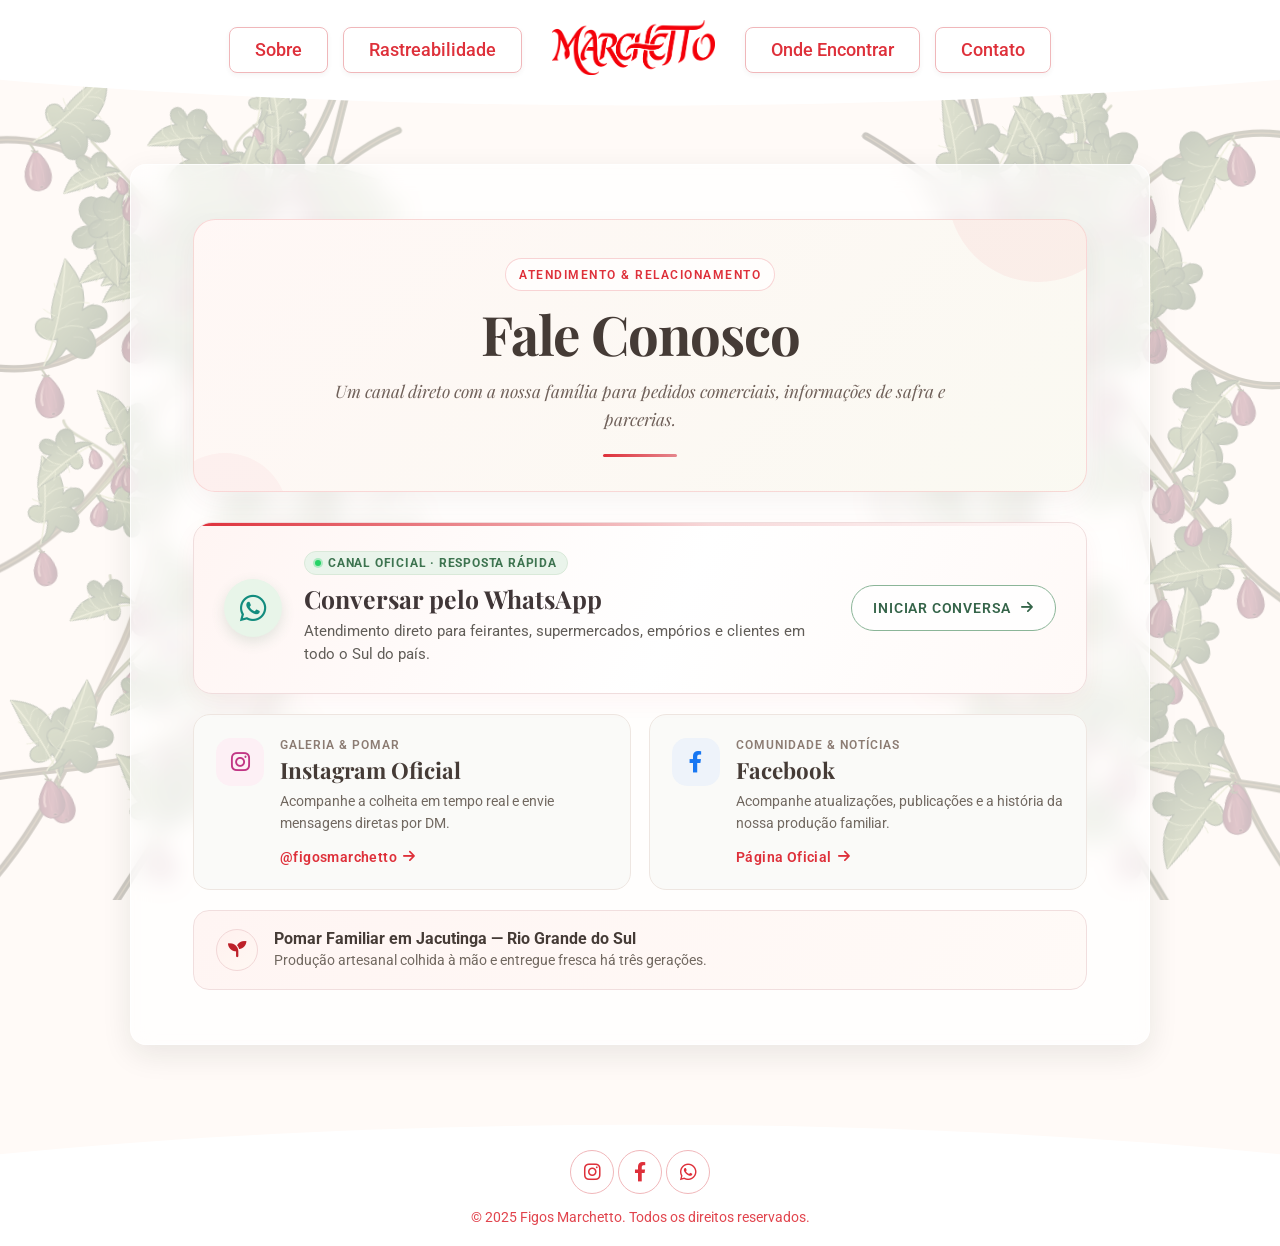
<file: contato.html>
<!DOCTYPE html>
<html lang="pt-BR">
<head>
    <meta charset="UTF-8">
    <meta name="viewport" content="width=device-width, initial-scale=1.0">
    <title>Contato - Figos Marchetto</title>
    <link rel="stylesheet" href="css/style.css">
    <link rel="stylesheet" href="https://cdnjs.cloudflare.com/ajax/libs/font-awesome/6.0.0-beta3/css/all.min.css">
</head>
<body class="pagina-conteudo">

    <div id="page-wrapper">
        <header class="header-fixo">
            <!-- NAVEGAÇÃO PARA DESKTOP -->
            <nav class="menu-navegacao-desktop" aria-label="Navegação principal">
                <ul>
                    <li><a href="sobre.html" class="link-interno link-sobre">Sobre</a></li>
                    <li><a href="rastreabilidade.html" class="link-interno link-rastreabilidade">Rastreabilidade</a></li>
                </ul>
            </nav>
        
            <!-- LOGO CENTRAL -->
            <a href="index.html" class="logo-link link-interno" aria-label="Retornar à Página Inicial">
                <figure>
                    <img src="imagens/logo.png" alt="Logo Figos Marchetto" class="logo-principal">
                </figure>
            </a>
        
            <nav class="menu-navegacao-desktop" aria-label="Navegação principal">
                <ul>
                    <li><a href="onde-encontrar.html" class="link-interno link-onde-encontrar">Onde Encontrar</a></li>
                    <li><a href="contato.html" class="link-interno link-contato">Contato</a></li>
                </ul>
            </nav>
        
            <!-- BOTÃO HAMBÚRGUER (Visível apenas no mobile) -->
            <button id="btn-mobile" aria-label="Abrir Menu" aria-expanded="false" aria-controls="menu-mobile">
                <span class="linha-hamburguer"></span>
                <span class="linha-hamburguer"></span>
                <span class="linha-hamburguer"></span>
            </button>
        
            <!-- NAVEGAÇÃO MOBILE (Painel oculto) -->
            <nav id="menu-mobile" aria-label="Navegação móvel">
                <ul>
                    <li><a href="sobre.html" class="link-interno link-sobre">Sobre</a></li>
                    <li><a href="rastreabilidade.html" class="link-interno link-rastreabilidade">Rastreabilidade</a></li>
                    <li><a href="onde-encontrar.html" class="link-interno link-onde-encontrar">Onde Encontrar</a></li>
                    <li><a href="contato.html" class="link-interno link-contato">Contato</a></li>
                </ul>
            </nav>
        </header>

        <main class="main-conteudo contato-conteudo-wrapper">
            <section class="contato-pagina">
                
                <!-- CABEÇALHO NOBRE -->
                <header class="contato-cabecalho">
                    <span class="contato-tag-topo">Atendimento & Relacionamento</span>
                    <h1>Fale Conosco</h1>
                    <p class="contato-subtitulo">
                        Um canal direto com a nossa família para pedidos comerciais, informações de safra e parcerias.
                    </p>
                    <div class="linha-ornamental"></div>
                </header>

                <!-- CARD HERO: WHATSAPP ESTADO DA ARTE (SEM NÚMERO EXPOSTO) -->
                <a href="https://wa.me/555492288341?text=Ol%C3%A1%2C%20gostaria%20de%20falar%20com%20a%20equipe%20da%20Figos%20Marchetto." target="_blank" rel="noopener noreferrer" class="card-contato-destaque-whats" aria-label="Iniciar conversa no WhatsApp">
                    <div class="whats-icone-wrapper">
                        <i class="fab fa-whatsapp"></i>
                    </div>
                    <div class="whats-info-bloco">
                        <div class="tag-status-atendimento">
                            <span class="ponto-pulso"></span> Canal Oficial · Resposta Rápida
                        </div>
                        <h2>Conversar pelo WhatsApp</h2>
                        <p>Atendimento direto para feirantes, supermercados, empórios e clientes em todo o Sul do país.</p>
                    </div>
                    <div class="whats-botao-cta">
                        <span>Iniciar Conversa</span>
                        <i class="fas fa-arrow-right"></i>
                    </div>
                </a>

                <!-- REDES SOCIAIS EM DUPLA EDITORIAL -->
                <div class="contato-redes-grid">
                    
                    <a href="https://www.instagram.com/figosmarchetto/" target="_blank" rel="noopener noreferrer" class="card-rede-social" aria-label="Acessar nosso Instagram">
                        <div class="rede-icone-bloco insta-icone-estilo">
                            <i class="fab fa-instagram"></i>
                        </div>
                        <div class="rede-texto-bloco">
                            <span class="rede-subtitulo-tag">Galeria & Pomar</span>
                            <h3>Instagram Oficial</h3>
                            <p>Acompanhe a colheita em tempo real e envie mensagens diretas por DM.</p>
                            <span class="rede-link-label">@figosmarchetto <i class="fas fa-arrow-right"></i></span>
                        </div>
                    </a>

                    <a href="https://www.facebook.com/figosmarchetto" target="_blank" rel="noopener noreferrer" class="card-rede-social" aria-label="Acessar nosso Facebook">
                        <div class="rede-icone-bloco face-icone-estilo">
                            <i class="fab fa-facebook-f"></i>
                        </div>
                        <div class="rede-texto-bloco">
                            <span class="rede-subtitulo-tag">Comunidade & Notícias</span>
                            <h3>Facebook</h3>
                            <p>Acompanhe atualizações, publicações e a história da nossa produção familiar.</p>
                            <span class="rede-link-label">Página Oficial <i class="fas fa-arrow-right"></i></span>
                        </div>
                    </a>

                </div>

                <!-- SELO DE ORIGEM ARTESANAL -->
                <aside class="contato-origem-rodape">
                    <div class="origem-selo-emblema">
                        <i class="fas fa-seedling"></i>
                    </div>
                    <div class="origem-pin-texto">
                        <strong>Pomar Familiar em Jacutinga — Rio Grande do Sul</strong>
                        <span>Produção artesanal colhida à mão e entregue fresca há três gerações.</span>
                    </div>
                </aside>

            </section>
        </main>

        <footer>
            <div class="redes-sociais">
                <a href="https://www.instagram.com/figosmarchetto/" target="_blank" rel="noopener noreferrer" aria-label="Visite nosso Instagram"><i class="fab fa-instagram"></i></a>
                <a href="https://www.facebook.com/figosmarchetto" target="_blank" rel="noopener noreferrer" aria-label="Visite nosso Facebook"><i class="fab fa-facebook-f"></i></a>
                <a href="https://wa.me/555492288341" target="_blank" rel="noopener noreferrer" aria-label="Fale conosco pelo WhatsApp"><i class="fab fa-whatsapp"></i></a>
            </div>
            <p class="copyright">© 2025 Figos Marchetto. Todos os direitos reservados.</p>
        </footer>
    </div>

    <script src="js/script.js"></script>
</body>
</html>
</file>
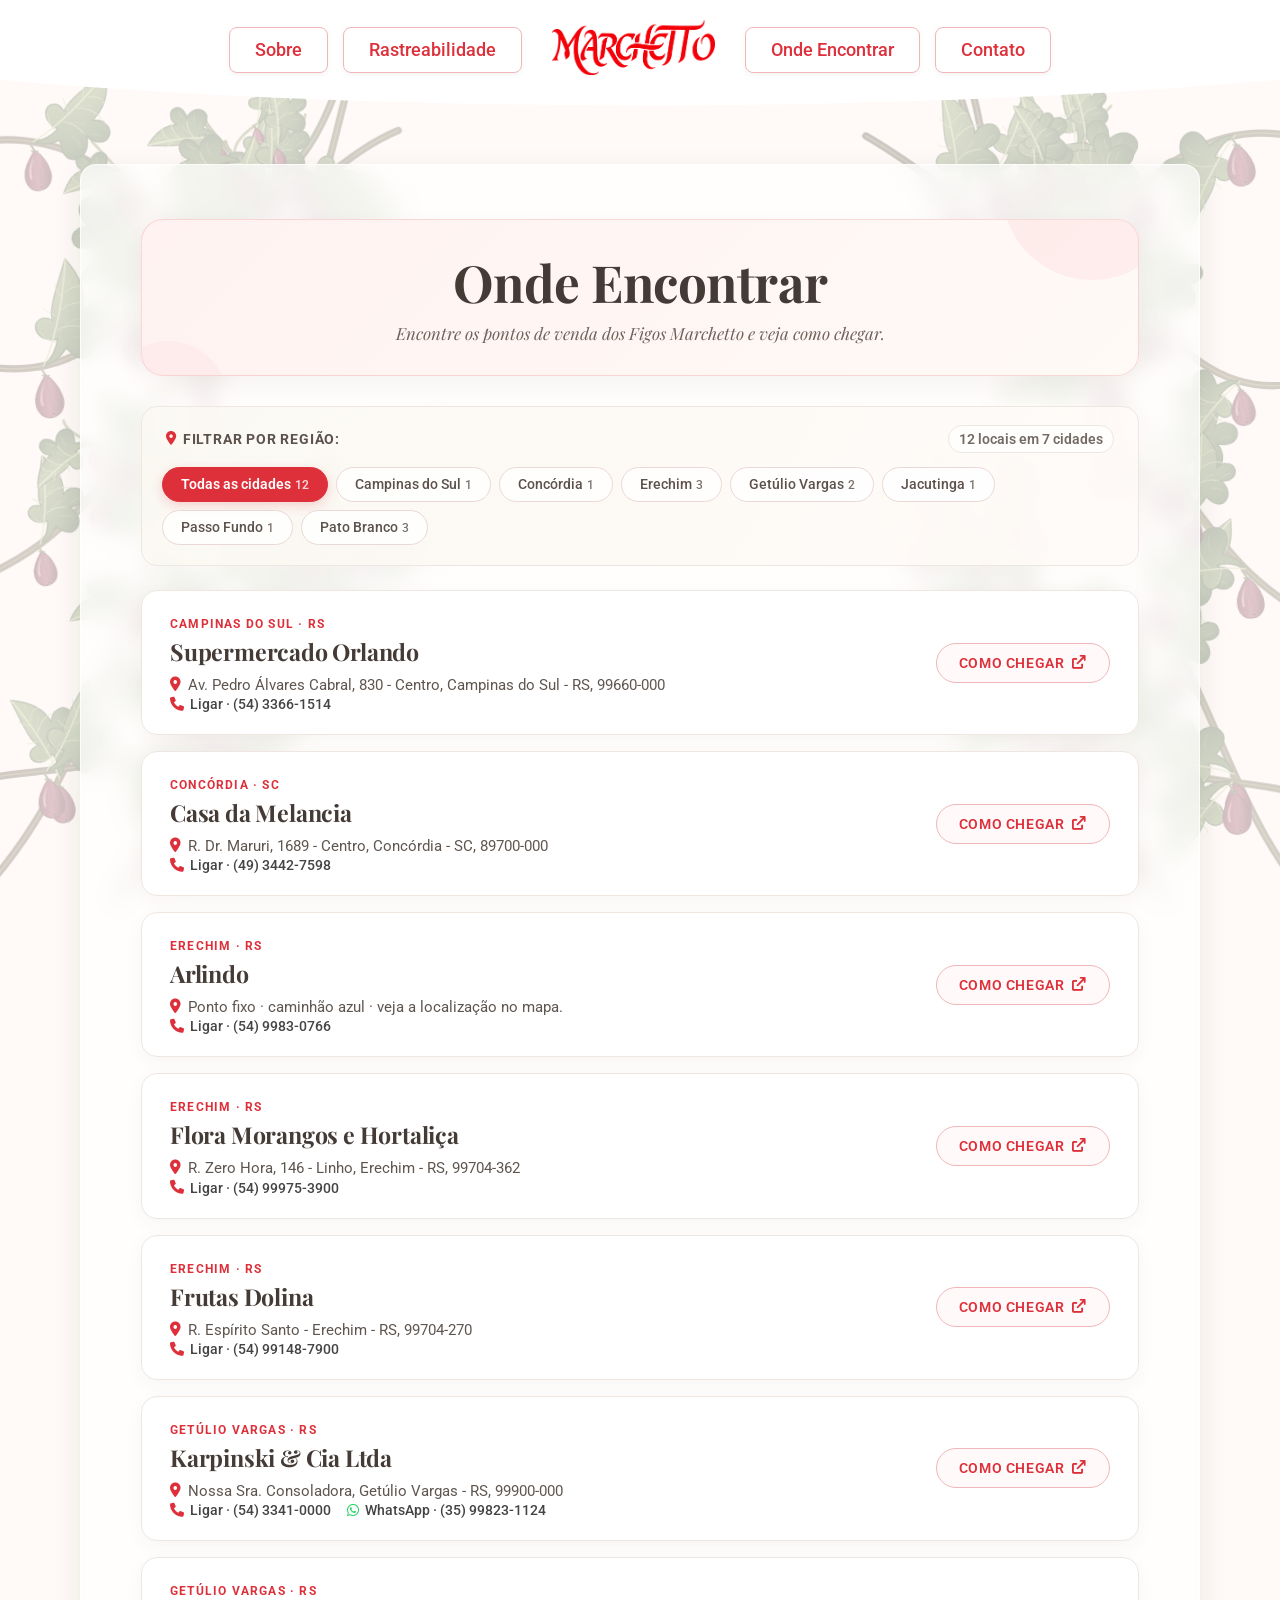
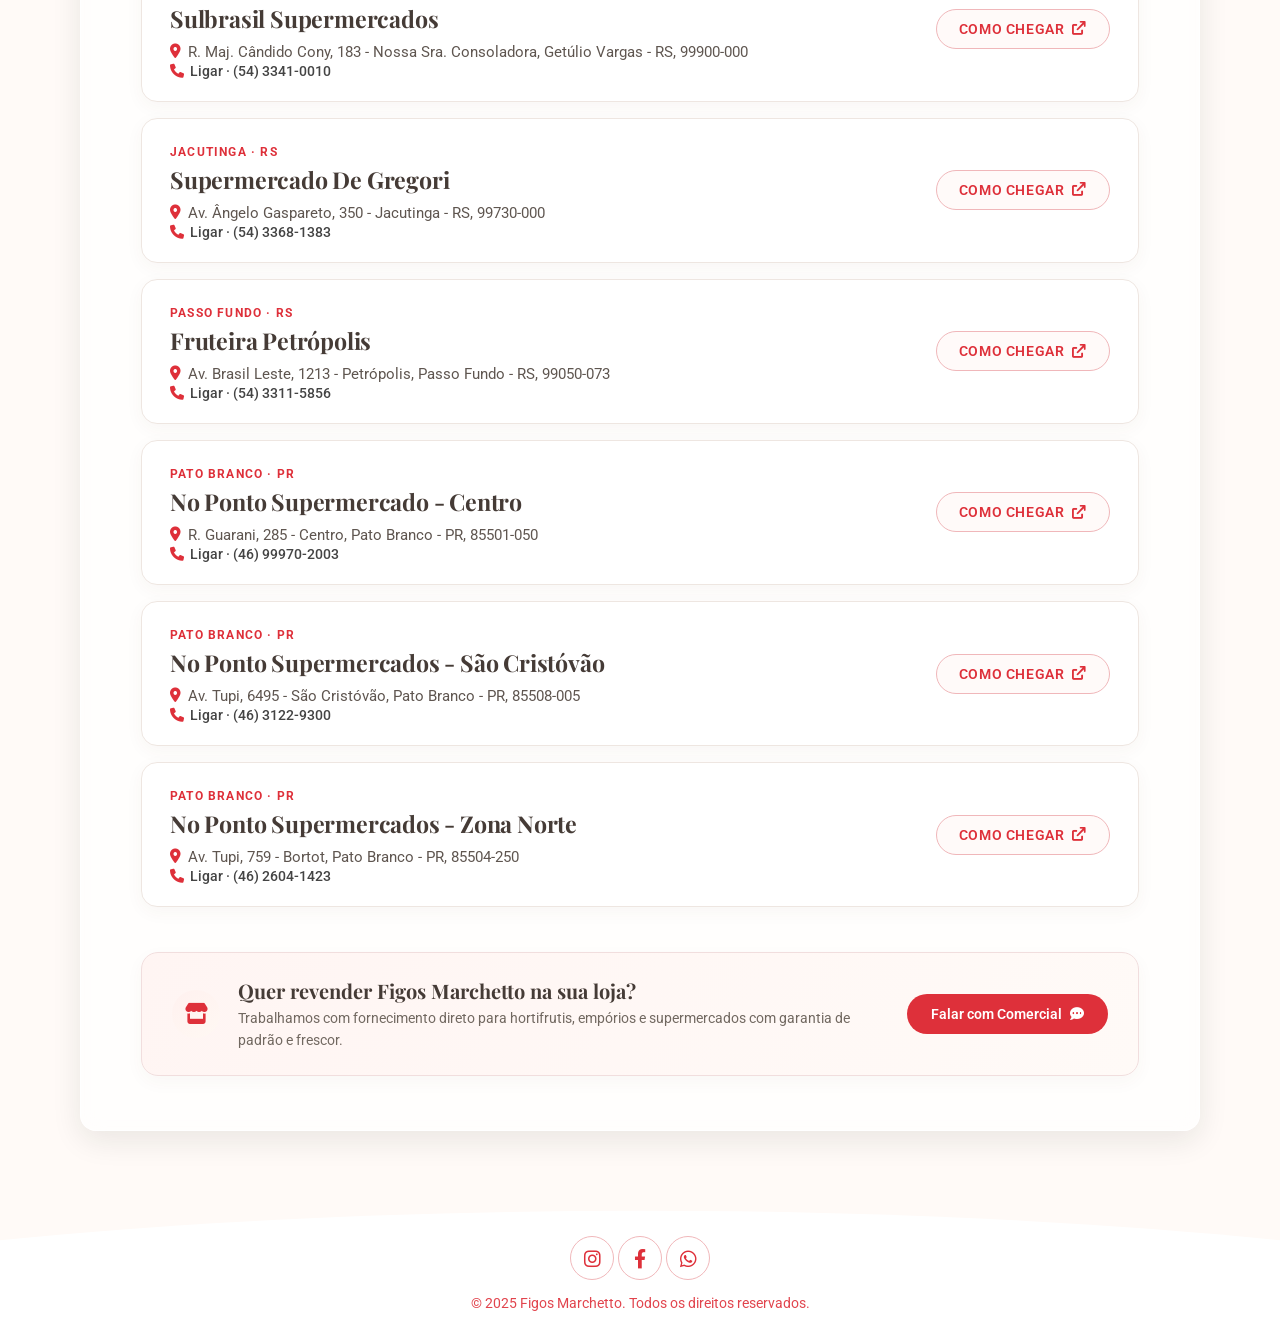
<file: onde-encontrar.html>
<!DOCTYPE html>
<html lang="pt-BR">
<head>
    <meta charset="UTF-8">
    <meta name="viewport" content="width=device-width, initial-scale=1.0">
    <title>Onde Encontrar - Figos Marchetto</title>
    <link rel="stylesheet" href="css/style.css">
    <link rel="stylesheet" href="https://cdnjs.cloudflare.com/ajax/libs/font-awesome/6.0.0-beta3/css/all.min.css">
</head>
<body class="pagina-conteudo">

    <div id="page-wrapper">
        <header class="header-fixo">
            <!-- NAVEGAÇÃO PARA DESKTOP -->
            <nav class="menu-navegacao-desktop" aria-label="Navegação principal">
                <ul>
                    <li><a href="sobre.html" class="link-interno link-sobre">Sobre</a></li>
                    <li><a href="rastreabilidade.html" class="link-interno link-rastreabilidade">Rastreabilidade</a></li>
                </ul>
            </nav>
        
            <!-- LOGO CENTRAL -->
            <a href="index.html" class="logo-link link-interno" aria-label="Retornar à Página Inicial">
                <figure>
                    <img src="imagens/logo.png" alt="Logo Figos Marchetto" class="logo-principal">
                </figure>
            </a>
        
            <nav class="menu-navegacao-desktop" aria-label="Navegação principal">
                <ul>
                    <li><a href="onde-encontrar.html" class="link-interno link-onde-encontrar">Onde Encontrar</a></li>
                    <li><a href="contato.html" class="link-interno link-contato">Contato</a></li>
                </ul>
            </nav>
        
            <!-- BOTÃO HAMBÚRGUER (Visível apenas no mobile) -->
            <button id="btn-mobile" aria-label="Abrir Menu" aria-expanded="false" aria-controls="menu-mobile">
                <span class="linha-hamburguer"></span>
                <span class="linha-hamburguer"></span>
                <span class="linha-hamburguer"></span>
            </button>
        
            <!-- NAVEGAÇÃO MOBILE (Painel oculto) -->
            <nav id="menu-mobile" aria-label="Navegação móvel">
                <ul>
                    <li><a href="sobre.html" class="link-interno link-sobre">Sobre</a></li>
                    <li><a href="rastreabilidade.html" class="link-interno link-rastreabilidade">Rastreabilidade</a></li>
                    <li><a href="onde-encontrar.html" class="link-interno link-onde-encontrar">Onde Encontrar</a></li>
                    <li><a href="contato.html" class="link-interno link-contato">Contato</a></li>
                </ul>
            </nav>
        </header>

        <main class="main-conteudo onde-encontrar-conteudo">
            <header class="locais-cabecalho">
                <h1>Onde Encontrar</h1>
                <p class="subtitulo-onde-encontrar">Encontre os pontos de venda dos Figos Marchetto e veja como chegar.</p>
            </header>

            <!-- FILTRO DE CIDADES EM PÍLULAS (CHIPS) -->
            <div class="secao-filtro-cidades">
                <div class="cabecalho-filtro">
                    <span class="rotulo-filtro"><i class="fas fa-map-marker-alt"></i> Filtrar por região:</span>
                    <span id="contador-locais" class="contador-locais" aria-live="polite"></span>
                </div>
                <div id="chips-cidades" class="chips-cidades" role="group" aria-label="Filtrar por cidade">
                    <!-- Gerado dinamicamente via JS -->
                </div>
            </div>

            <!-- CONTAINER DOS CARDS -->
            <div id="lista-estabelecimentos" class="lista-estabelecimentos">
                <!-- Os cartões entrarão aqui de forma dinâmica -->
            </div>

            <!-- MENSAGEM CASO NENHUM ESTABELECIMENTO SEJA ENCONTRADO -->
            <div id="mensagem-vazio" class="mensagem-vazio" style="display: none;">
                <i class="fas fa-store-slash"></i>
                <p>Nenhum estabelecimento encontrado nesta cidade.</p>
            </div>

            <!-- CARD EXCLUSIVO E DISCRETO: SEJA UM REVENDEDOR -->
            <aside class="card-parceiro-destaque" aria-label="Seja um revendedor">
                <div class="card-parceiro-conteudo">
                    <div class="card-parceiro-icone">
                        <i class="fas fa-store"></i>
                    </div>
                    <div class="card-parceiro-texto">
                        <h3>Quer revender Figos Marchetto na sua loja?</h3>
                        <p>Trabalhamos com fornecimento direto para hortifrutis, empórios e supermercados com garantia de padrão e frescor.</p>
                    </div>
                </div>
                <button type="button" id="btn-abrir-modal-revendedor" class="btn-revendedor-abrir">
                    Falar com Comercial <i class="fas fa-comment-dots"></i>
                </button>
            </aside>
        </main>

        <!-- POP-UP / MODAL COMERCIAL -->
        <div id="modal-revendedor" class="modal-overlay" aria-hidden="true" role="dialog" aria-labelledby="modal-titulo">
            <div class="modal-janela">
                <button type="button" id="btn-fechar-modal" class="modal-btn-fechar" aria-label="Fechar janela">
                    <i class="fas fa-times"></i>
                </button>
                <div class="modal-cabecalho">
                    <span class="modal-subtitulo-tag">Contato Comercial</span>
                    <h2 id="modal-titulo">Seja um Parceiro Marchetto</h2>
                    <p>Escolha o canal de sua preferência para falar diretamente com o nosso time de atendimento:</p>
                </div>
                <div class="modal-opcoes">
                    <a href="https://wa.me/555492288341?text=Ol%C3%A1%2C%20tenho%20interesse%20em%20revender%20os%20Figos%20Marchetto%20no%20meu%20estabelecimento." target="_blank" rel="noopener noreferrer" class="modal-btn-opcao opcao-whatsapp">
                        <div class="opcao-icone"><i class="fab fa-whatsapp"></i></div>
                        <div class="opcao-info">
                            <strong>WhatsApp Direto</strong>
                            <span>Atendimento rápido e pedidos</span>
                        </div>
                        <i class="fas fa-arrow-right seta-opcao"></i>
                    </a>

                    <a href="https://www.instagram.com/figosmarchetto/" target="_blank" rel="noopener noreferrer" class="modal-btn-opcao opcao-instagram">
                        <div class="opcao-icone"><i class="fab fa-instagram"></i></div>
                        <div class="opcao-info">
                            <strong>Instagram Oficial</strong>
                            <span>Conheça nossa produção e envie DM</span>
                        </div>
                        <i class="fas fa-arrow-right seta-opcao"></i>
                    </a>

                    <a href="https://www.facebook.com/figosmarchetto" target="_blank" rel="noopener noreferrer" class="modal-btn-opcao opcao-facebook">
                        <div class="opcao-icone"><i class="fab fa-facebook-f"></i></div>
                        <div class="opcao-info">
                            <strong>Facebook</strong>
                            <span>Acompanhe novidades da marca</span>
                        </div>
                        <i class="fas fa-arrow-right seta-opcao"></i>
                    </a>
                </div>
            </div>
        </div>

        <footer>
            <div class="redes-sociais">
                <a href="https://www.instagram.com/figosmarchetto/" target="_blank" rel="noopener noreferrer" aria-label="Visite nosso Instagram"><i class="fab fa-instagram"></i></a>
                <a href="https://www.facebook.com/figosmarchetto" target="_blank" rel="noopener noreferrer" aria-label="Visite nosso Facebook"><i class="fab fa-facebook-f"></i></a>
                <a href="https://wa.me/555492288341" target="_blank" rel="noopener noreferrer" aria-label="Fale conosco pelo WhatsApp"><i class="fab fa-whatsapp"></i></a>
            </div>
            <p class="copyright">© 2025 Figos Marchetto. Todos os direitos reservados.</p>
        </footer>
    </div>

    <script src="js/script.js"></script>
</body>
</html>
</file>
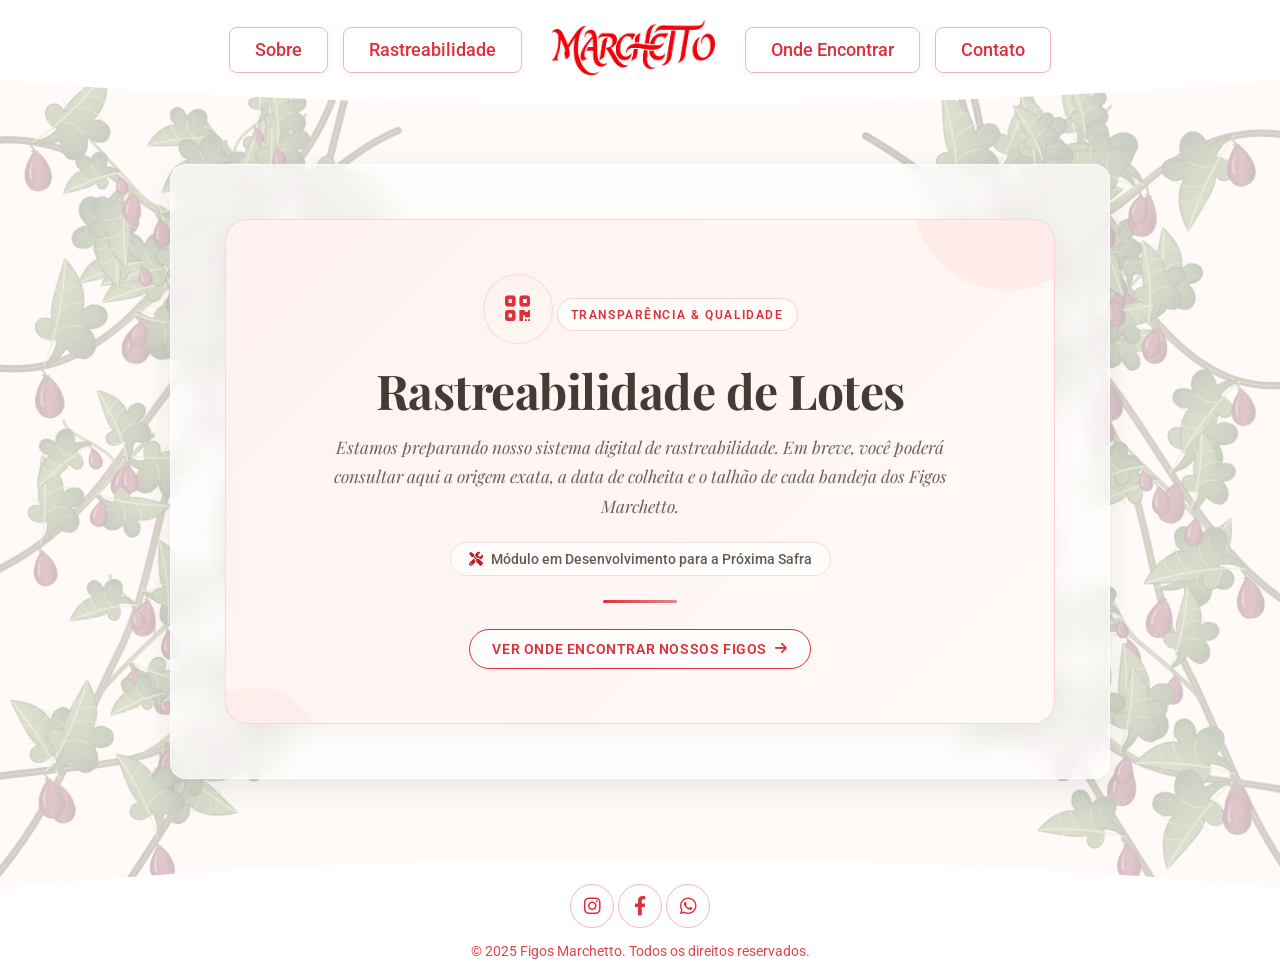
<file: rastreabilidade.html>
<!DOCTYPE html>
<html lang="pt-BR">
<head>
    <meta charset="UTF-8">
    <meta name="viewport" content="width=device-width, initial-scale=1.0">
    <title>Rastreabilidade - Figos Marchetto</title>
    <link rel="stylesheet" href="css/style.css">
    <link rel="stylesheet" href="https://cdnjs.cloudflare.com/ajax/libs/font-awesome/6.0.0-beta3/css/all.min.css">
</head>
<body class="pagina-conteudo">

    <div id="page-wrapper">
        <header class="header-fixo">
            <!-- NAVEGAÇÃO PARA DESKTOP -->
            <nav class="menu-navegacao-desktop" aria-label="Navegação principal">
                <ul>
                    <li><a href="sobre.html" class="link-interno link-sobre">Sobre</a></li>
                    <li><a href="rastreabilidade.html" class="link-interno link-rastreabilidade">Rastreabilidade</a></li>
                </ul>
            </nav>
        
            <!-- LOGO CENTRAL -->
            <a href="index.html" class="logo-link link-interno" aria-label="Retornar à Página Inicial">
                <figure>
                    <img src="imagens/logo.png" alt="Logo Figos Marchetto" class="logo-principal">
                </figure>
            </a>
        
            <nav class="menu-navegacao-desktop" aria-label="Navegação principal">
                <ul>
                    <li><a href="onde-encontrar.html" class="link-interno link-onde-encontrar">Onde Encontrar</a></li>
                    <li><a href="contato.html" class="link-interno link-contato">Contato</a></li>
                </ul>
            </nav>
        
            <!-- BOTÃO HAMBÚRGUER (Visível apenas no mobile) -->
            <button id="btn-mobile" aria-label="Abrir Menu" aria-expanded="false" aria-controls="menu-mobile">
                <span class="linha-hamburguer"></span>
                <span class="linha-hamburguer"></span>
                <span class="linha-hamburguer"></span>
            </button>
        
            <!-- NAVEGAÇÃO MOBILE (Painel oculto) -->
            <nav id="menu-mobile" aria-label="Navegação móvel">
                <ul>
                    <li><a href="sobre.html" class="link-interno link-sobre">Sobre</a></li>
                    <li><a href="rastreabilidade.html" class="link-interno link-rastreabilidade">Rastreabilidade</a></li>
                    <li><a href="onde-encontrar.html" class="link-interno link-onde-encontrar">Onde Encontrar</a></li>
                    <li><a href="contato.html" class="link-interno link-contato">Contato</a></li>
                </ul>
            </nav>
        </header>

        <main class="main-conteudo rastreabilidade-conteudo">
            
            <!-- APRESENTAÇÃO ELEGANTE: EM CONSTRUÇÃO / EM BREVE -->
            <div class="rastreabilidade-aviso-construcao">
                <div class="construcao-icone-topo">
                    <i class="fas fa-qrcode"></i>
                </div>
                <span class="construcao-tag-status">Transparência & Qualidade</span>
                <h1>Rastreabilidade de Lotes</h1>
                <p class="construcao-subtitulo">
                    Estamos preparando nosso sistema digital de rastreabilidade. Em breve, você poderá consultar aqui a origem exata, a data de colheita e o talhão de cada bandeja dos Figos Marchetto.
                </p>

                <div class="construcao-status-pill">
                    <i class="fas fa-tools"></i> Módulo em Desenvolvimento para a Próxima Safra
                </div>

                <div class="linha-ornamental"></div>

                <div class="construcao-acoes">
                    <a href="onde-encontrar.html" class="btn-como-chegar link-interno">
                        VER ONDE ENCONTRAR NOSSOS FIGOS <i class="fas fa-arrow-right"></i>
                    </a>
                </div>
            </div>

            <!-- ===================================================================
                 LÓGICA DO SISTEMA DE LOTES 100% PRESERVADA (PRONTA PARA ATIVAÇÃO)
                 Quando quiser ativar a busca pública, basta remover 'style="display: none;"'
                 =================================================================== -->
            <div id="sistema-busca-lote-preservado" style="display: none;">
                <div class="container-busca">
                    <input type="text" id="input-busca-lote" placeholder="Digite o lote exato">
                    <button id="btn-busca-lote" aria-label="Buscar Lote"><i class="fas fa-search"></i></button>
                    <button id="btn-limpar-busca" aria-label="Limpar Busca"><i class="fas fa-times"></i></button>
                </div>
                <div class="container-resultado">
                    <div id="mensagem-resultado">Carregando dados dos lotes...</div>
                    <div id="tabela-resultado"></div>
                </div>
            </div>

        </main>

        <footer>
            <div class="redes-sociais">
                <a href="https://www.instagram.com/figosmarchetto/" target="_blank" rel="noopener noreferrer" aria-label="Visite nosso Instagram"><i class="fab fa-instagram"></i></a>
                <a href="https://www.facebook.com/figosmarchetto" target="_blank" rel="noopener noreferrer" aria-label="Visite nosso Facebook"><i class="fab fa-facebook-f"></i></a>
                <a href="https://wa.me/555492288341" target="_blank" rel="noopener noreferrer" aria-label="Fale conosco pelo WhatsApp"><i class="fab fa-whatsapp"></i></a>
            </div>
            <p class="copyright">© 2025 Figos Marchetto. Todos os direitos reservados.</p>
        </footer>
    </div>

    <script src="js/script.js"></script>
</body>
</html>
</file>
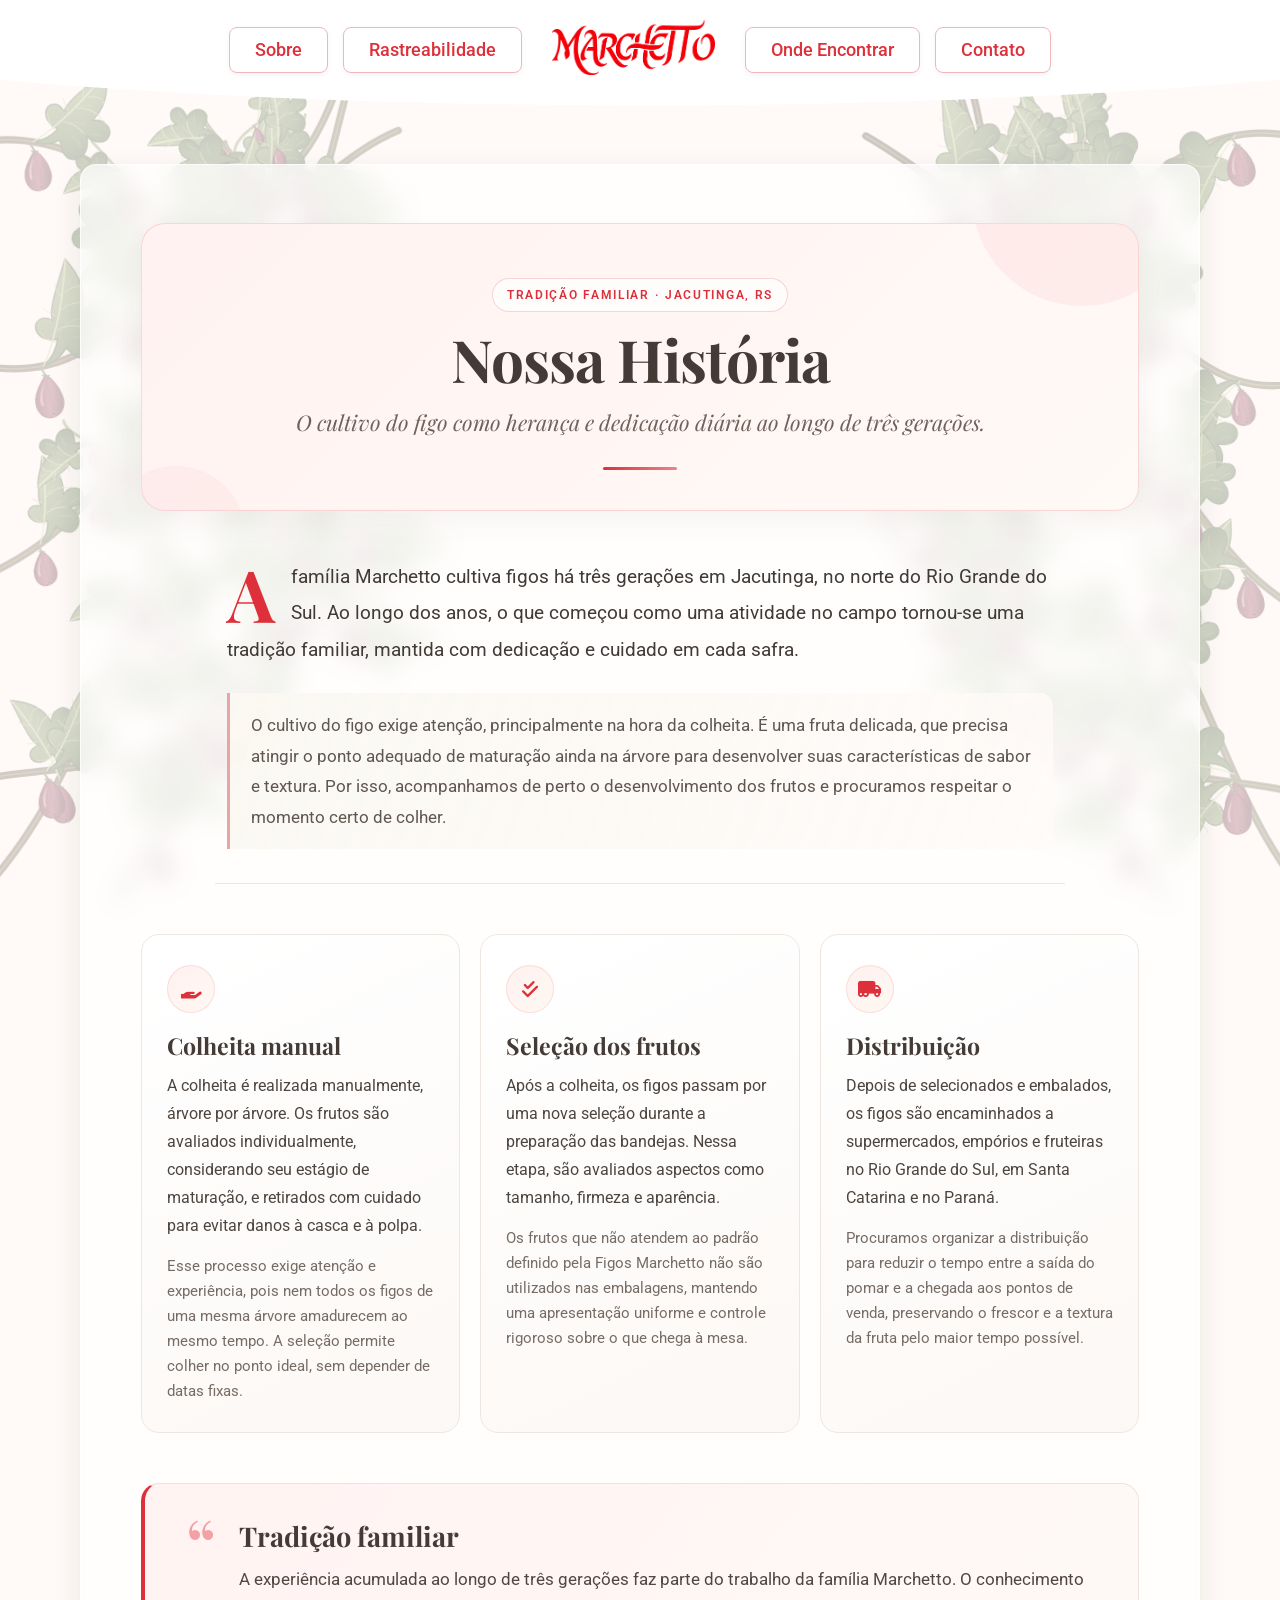
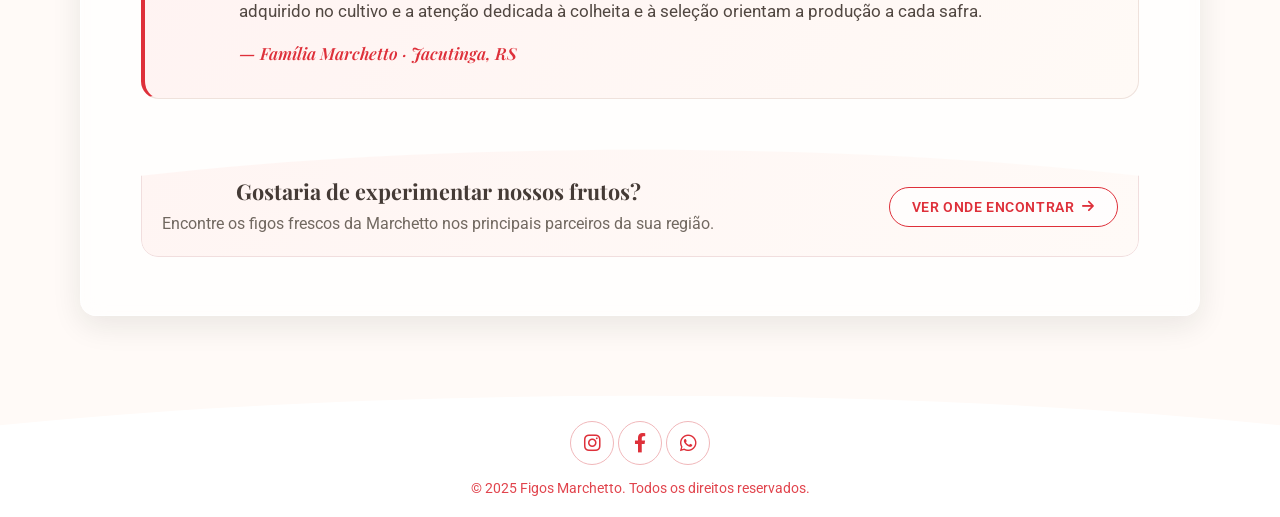
<file: sobre.html>
<!DOCTYPE html>
<html lang="pt-BR">
<head>
    <meta charset="UTF-8">
    <meta name="viewport" content="width=device-width, initial-scale=1.0">
    <title>Nossa História - Figos Marchetto</title>
    <link rel="stylesheet" href="css/style.css">
    <link rel="stylesheet" href="https://cdnjs.cloudflare.com/ajax/libs/font-awesome/6.0.0-beta3/css/all.min.css">
</head>
<body class="pagina-conteudo">

    <div id="page-wrapper">
        <header class="header-fixo">
            <!-- NAVEGAÇÃO PARA DESKTOP -->
            <nav class="menu-navegacao-desktop" aria-label="Navegação principal">
                <ul>
                    <li><a href="sobre.html" class="link-interno link-sobre">Sobre</a></li>
                    <li><a href="rastreabilidade.html" class="link-interno link-rastreabilidade">Rastreabilidade</a></li>
                </ul>
            </nav>
        
            <!-- LOGO CENTRAL -->
            <a href="index.html" class="logo-link link-interno" aria-label="Retornar à Página Inicial">
                <figure>
                    <img src="imagens/logo.png" alt="Logo Figos Marchetto" class="logo-principal">
                </figure>
            </a>
        
            <nav class="menu-navegacao-desktop" aria-label="Navegação principal">
                <ul>
                    <li><a href="onde-encontrar.html" class="link-interno link-onde-encontrar">Onde Encontrar</a></li>
                    <li><a href="contato.html" class="link-interno link-contato">Contato</a></li>
                </ul>
            </nav>
        
            <!-- BOTÃO HAMBÚRGUER (Visível apenas no mobile) -->
            <button id="btn-mobile" aria-label="Abrir Menu" aria-expanded="false" aria-controls="menu-mobile">
                <span class="linha-hamburguer"></span>
                <span class="linha-hamburguer"></span>
                <span class="linha-hamburguer"></span>
            </button>
        
            <!-- NAVEGAÇÃO MOBILE (Painel oculto) -->
            <nav id="menu-mobile" aria-label="Navegação móvel">
                <ul>
                    <li><a href="sobre.html" class="link-interno link-sobre">Sobre</a></li>
                    <li><a href="rastreabilidade.html" class="link-interno link-rastreabilidade">Rastreabilidade</a></li>
                    <li><a href="onde-encontrar.html" class="link-interno link-onde-encontrar">Onde Encontrar</a></li>
                    <li><a href="contato.html" class="link-interno link-contato">Contato</a></li>
                </ul>
            </nav>
        </header>

        <main class="main-conteudo sobre-conteudo-novo">
            <article class="historia-pagina">
                
                <!-- CABEÇALHO COM IDENTIDADE -->
                <header class="historia-cabecalho-principal">
                    <span class="selo-origem-topo">Tradição Familiar · Jacutinga, RS</span>
                    <h1>Nossa História</h1>
                    <p class="historia-subtitulo-hero">
                        O cultivo do figo como herança e dedicação diária ao longo de três gerações.
                    </p>
                    <div class="linha-ornamental"></div>
                </header>

                <!-- PARTE 1: NARRATIVA DE ABERTURA COM LETRA CAPITULAR -->
                <section class="historia-bloco-introducao">
                    <p class="paragrafo-capitular">
                        A família Marchetto cultiva figos há três gerações em Jacutinga, no norte do Rio Grande do Sul. Ao longo dos anos, o que começou como uma atividade no campo tornou-se uma tradição familiar, mantida com dedicação e cuidado em cada safra.
                    </p>
                    <p class="paragrafo-destaque-fruto">
                        O cultivo do figo exige atenção, principalmente na hora da colheita. É uma fruta delicada, que precisa atingir o ponto adequado de maturação ainda na árvore para desenvolver suas características de sabor e textura. Por isso, acompanhamos de perto o desenvolvimento dos frutos e procuramos respeitar o momento certo de colher.
                    </p>
                </section>

                <!-- PARTE 2: O MANEJO DO POMAR EM 3 COLUNAS VISUAIS -->
                <section class="historia-triptico-processo" aria-label="Processo de colheita e distribuição">
                    
                    <div class="coluna-processo">
                        <div class="coluna-processo-icone"><i class="fas fa-hand-holding"></i></div>
                        <h2>Colheita manual</h2>
                        <p>
                            A colheita é realizada manualmente, árvore por árvore. Os frutos são avaliados individualmente, considerando seu estágio de maturação, e retirados com cuidado para evitar danos à casca e à polpa.
                        </p>
                        <p class="texto-secundario">
                            Esse processo exige atenção e experiência, pois nem todos os figos de uma mesma árvore amadurecem ao mesmo tempo. A seleção permite colher no ponto ideal, sem depender de datas fixas.
                        </p>
                    </div>

                    <div class="coluna-processo">
                        <div class="coluna-processo-icone"><i class="fas fa-check-double"></i></div>
                        <h2>Seleção dos frutos</h2>
                        <p>
                            Após a colheita, os figos passam por uma nova seleção durante a preparação das bandejas. Nessa etapa, são avaliados aspectos como tamanho, firmeza e aparência.
                        </p>
                        <p class="texto-secundario">
                            Os frutos que não atendem ao padrão definido pela Figos Marchetto não são utilizados nas embalagens, mantendo uma apresentação uniforme e controle rigoroso sobre o que chega à mesa.
                        </p>
                    </div>

                    <div class="coluna-processo">
                        <div class="coluna-processo-icone"><i class="fas fa-truck-moving"></i></div>
                        <h2>Distribuição</h2>
                        <p>
                            Depois de selecionados e embalados, os figos são encaminhados a supermercados, empórios e fruteiras no Rio Grande do Sul, em Santa Catarina e no Paraná.
                        </p>
                        <p class="texto-secundario">
                            Procuramos organizar a distribuição para reduzir o tempo entre a saída do pomar e a chegada aos pontos de venda, preservando o frescor e a textura da fruta pelo maior tempo possível.
                        </p>
                    </div>

                </section>

                <!-- PARTE 3: O BLOCO ACOLHEDOR DA TRADIÇÃO -->
                <section class="historia-bloco-tradicao">
                    <div class="aspas-ornamentais">“</div>
                    <div class="tradicao-conteudo">
                        <h2>Tradição familiar</h2>
                        <p>
                            A experiência acumulada ao longo de três gerações faz parte do trabalho da família Marchetto. O conhecimento adquirido no cultivo e a atenção dedicada à colheita e à seleção orientam a produção a cada safra.
                        </p>
                        <span class="assinatura-familia">— Família Marchetto · Jacutinga, RS</span>
                    </div>
                </section>

                <!-- CONVITE FINAL -->
                <footer class="historia-convite-pe">
                    <div class="convite-info">
                        <h3>Gostaria de experimentar nossos frutos?</h3>
                        <p>Encontre os figos frescos da Marchetto nos principais parceiros da sua região.</p>
                    </div>
                    <a href="onde-encontrar.html" class="btn-como-chegar link-interno">
                        VER ONDE ENCONTRAR <i class="fas fa-arrow-right"></i>
                    </a>
                </footer>

            </article>
        </main>

        <footer>
            <div class="redes-sociais">
                <a href="https://www.instagram.com/figosmarchetto/" target="_blank" rel="noopener noreferrer" aria-label="Visite nosso Instagram"><i class="fab fa-instagram"></i></a>
                <a href="https://www.facebook.com/figosmarchetto" target="_blank" rel="noopener noreferrer" aria-label="Visite nosso Facebook"><i class="fab fa-facebook-f"></i></a>
                <a href="https://wa.me/555492288341" target="_blank" rel="noopener noreferrer" aria-label="Fale conosco pelo WhatsApp"><i class="fab fa-whatsapp"></i></a>
            </div>
            <p class="copyright">© 2025 Figos Marchetto. Todos os direitos reservados.</p>
        </footer>
    </div>

    <script src="js/script.js"></script>
</body>
</html>
</file>
<file: css/style.css>
/* ==========================================================================
   1. ESTILOS GLOBAIS E VARIÁVEIS
   ========================================================================== */

@import url('https://fonts.googleapis.com/css2?family=Playfair+Display:ital,wght@0,500;0,600;0,700;1,400;1,600&family=Roboto:ital,wght@0,300;0,400;0,500;1,300;1,400&display=swap');
@import url('fundo.css');
:root {
    /* Fontes */
    --fonte-principal: 'Roboto', sans-serif;
    --fonte-titulos: 'Playfair Display', Georgia, serif;

    /* Cores da Marca */
    --cor-logo-vermelho: #F40009;
    --cor-acento-marca: #DE303A;
    --cor-acento-hover: #BD2029;
    --cor-acento-noite: #EC777D;
    --cor-acento-claro: #FFF1EF;
    --cor-acento-borda: #F0B7BA;

    /* Cores da Home */
    --cor-texto-sobre-video: var(--cor-acento-noite);
    --cor-borda-vidro: rgba(222, 48, 58, 0.7);
    --cor-fundo-vidro: transparent;
    --cor-brilho-hover: var(--cor-acento-marca);

    /* Paleta Editorial Nobre */
    --cor-fundo-branco: #FFFFFF;
    --cor-fundo-pagina: #FFFAF7;
    --cor-texto-escuro: #403637;
    --cor-texto-suave: #76696A;
    --cor-borda-cinza: #EFE2E0;
    --cor-sombra-suave: rgba(79, 53, 53, 0.055);
    --cor-sombra-card: 0 4px 16px rgba(79, 53, 53, 0.04);
}

* { margin: 0; padding: 0; box-sizing: border-box; }
html, body { height: 100%; font-family: var(--fonte-principal); }
a { color: inherit; text-decoration: none; }
ul { list-style: none; }

/* ==========================================================================
   2. LAYOUT DA PÁGINA INICIAL
   ========================================================================== */

body:not(.pagina-conteudo) { 
    overflow: hidden; 
    position: relative;
    background-color: #272B27;
}
#page-wrapper {
    height: 100%;
}
.inicio-container { height: 100vh; height: 100svh; height: 100dvh; width: 100%; display: flex; flex-direction: column; position: relative; z-index: 2; color: var(--cor-texto-sobre-video); }
body:not(.pagina-conteudo)::after { content: ''; position: absolute; top: 0; left: 0; width: 100%; height: 100%; background-color: rgba(0, 0, 0, 0.4); z-index: 1; }

.video-fundo {
    position: fixed;
    top: 50%;
    left: 50%;
    min-width: 100%;
    min-height: 100%;
    transform: translateX(-50%) translateY(-50%);
    z-index: -1;
    object-fit: cover;
    filter: grayscale(100%);
}

.header-inicio {
    position: absolute;
    top: 0;
    left: 0;
    width: 100%;
    z-index: 10;
    padding: 20px;
    display: flex;
    justify-content: flex-end;
}

.main-inicio { 
    flex-grow: 1; 
    display: flex; 
    flex-direction: column; 
    justify-content: center; 
    align-items: center; 
    width: 100%; 
    gap: 30px;
}

body:not(.pagina-conteudo) footer {
    position: absolute;
    bottom: 0;
    left: 0;
    width: 100%;
    z-index: 10;
    padding: 20px;
    text-align: center;
}
.menu-navegacao ul { display: flex; justify-content: center; align-items: center; }
.menu-navegacao li { margin: 0 10px; }

.menu-navegacao a, .redes-sociais a {
    background-color: var(--cor-fundo-vidro);
    border: 2px solid var(--cor-borda-vidro);
    backdrop-filter: blur(4px);
    -webkit-backdrop-filter: blur(4px);
    box-shadow: none;
    transition: all 0.3s cubic-bezier(0.25, 0.8, 0.25, 1);
}
body:not(.pagina-conteudo) .menu-navegacao a {
    padding: 8px 20px;
    border-radius: 50px;
    font-weight: 500;
    font-size: 1.4rem;
    letter-spacing: 0.5px;
}
.redes-sociais { margin-bottom: 15px; text-align: center; }
body:not(.pagina-conteudo) .redes-sociais a {
    display: inline-flex;
    justify-content: center;
    align-items: center;
    width: 48px;
    height: 48px;
    margin: 0 15px;
    border-radius: 50%;
    font-size: 1.5rem;
}
.menu-navegacao a:hover, .redes-sociais a:hover {
    transform: translateY(-3px);
    border-color: var(--cor-brilho-hover);
    background-color: rgba(222, 48, 58, 0.2);
    box-shadow: 0 10px 20px rgba(0, 0, 0, 0.2);
}
body:not(.pagina-conteudo) .copyright {
    color: var(--cor-acento-noite);
}
.copyright {
    font-size: 0.9rem;
    opacity: 0.9;
    color: var(--cor-acento-marca);
}

/* ==========================================================================
   5. DESIGN ALTO CONTRASTE (PÁGINAS DE CONTEÚDO)
   ========================================================================== */

body.pagina-conteudo #page-wrapper {
    display: flex;
    flex-direction: column;
    min-height: 100vh;
}
body.pagina-conteudo {
    background-color: var(--cor-fundo-pagina);
    color: var(--cor-texto-escuro);
}

/* CABEÇALHO DESKTOP */
.pagina-conteudo header.header-fixo {
    background-color: var(--cor-fundo-branco);
    color: var(--cor-texto-escuro);
    position: sticky; top: 0;
    width: 100%;
    z-index: 100;
    padding: 20px 50px 35px;
    box-shadow: 0 4px 15px var(--cor-sombra-suave);
    mask-image: url("data:image/svg+xml,%3Csvg xmlns='http://www.w3.org/2000/svg' viewBox='0 0 100 100' preserveAspectRatio='none'%3E%3Cpath d='M0,0 H100 V70 C70,100 30,100 0,70 Z' fill='black'/%3E%3C/svg%3E");
    mask-size: 100% 100%;
    -webkit-mask-image: url("data:image/svg+xml,%3Csvg xmlns='http://www.w3.org/2000/svg' viewBox='0 0 100 100' preserveAspectRatio='none'%3E%3Cpath d='M0,0 H100 V70 C70,100 30,100 0,70 Z' fill='black'/%3E%3C/svg%3E");
    -webkit-mask-size: 100% 100%;
    display: flex;
    justify-content: center;
    align-items: center;
    gap: 15px;
}

.pagina-conteudo .menu-navegacao-desktop ul {
    display: flex;
    gap: 15px;
}

.pagina-conteudo .logo-link {
    padding: 0 15px;
}

.pagina-conteudo .logo-principal { max-height: 55px; }

.pagina-conteudo .menu-navegacao-desktop a {
    display: flex;
    align-items: center;
    justify-content: center;
    color: var(--cor-acento-marca);
    font-weight: 500;
    padding: 12px 25px;
    font-size: 1.1rem;
    border-radius: 8px;
    background-color: var(--cor-fundo-branco);
    border: 1.5px solid var(--cor-acento-marca);
    box-shadow: 0 2px 5px var(--cor-sombra-suave);
    transition: all 0.2s ease-in-out;
}
.pagina-conteudo .menu-navegacao-desktop a:hover {
    background-color: var(--cor-acento-marca);
    color: var(--cor-fundo-branco);
    transform: translateY(-2px);
    box-shadow: 0 4px 10px var(--cor-sombra-suave);
}

.pagina-conteudo footer {
    background-color: var(--cor-fundo-branco);
    color: var(--cor-texto-escuro);
    padding: 35px 20px 20px;
    text-align: center;
    margin-top: auto;
    position: relative;
    z-index: 1;
    box-shadow: 0 -4px 15px var(--cor-sombra-suave);
    mask-image: url("data:image/svg+xml,%3Csvg xmlns='http://www.w3.org/2000/svg' viewBox='0 0 100 100' preserveAspectRatio='none'%3E%3Cpath d='M0,30 C30,0 70,0 100,30 V100 H0 Z' fill='black'/%3E%3C/svg%3E");
    mask-size: 100% 100%;
    -webkit-mask-image: url("data:image/svg+xml,%3Csvg xmlns='http://www.w3.org/2000/svg' viewBox='0 0 100 100' preserveAspectRatio='none'%3E%3Cpath d='M0,30 C30,0 70,0 100,30 V100 H0 Z' fill='black'/%3E%3C/svg%3E");
    -webkit-mask-size: 100% 100%;
}
.pagina-conteudo footer .redes-sociais a {
    border-radius: 50%;
    width: 44px;
    height: 44px;
    border: 1.5px solid var(--cor-acento-marca);
    color: var(--cor-acento-marca);
    background-color: var(--cor-fundo-branco);
    display: inline-flex;
    justify-content: center;
    align-items: center;
    font-size: 1.2rem;
}
.pagina-conteudo footer .redes-sociais a:hover {
    background-color: var(--cor-acento-marca);
    color: var(--cor-fundo-branco);
    transform: translateY(-2px);
}

.main-conteudo {
    /* O branco translúcido deixa o pomar aparecer como textura, sem perder leitura. */
    background-color: rgba(255, 255, 255, 0.87);
    background-color: rgba(255, 255, 255, 0.68);
    border: 1px solid rgba(255, 255, 255, 0.76);
    border-radius: 16px;
    box-shadow: 0 10px 30px rgba(20, 31, 20, 0.09);
    backdrop-filter: blur(9px) saturate(112%);
    -webkit-backdrop-filter: blur(9px) saturate(112%);
    backdrop-filter: blur(11px) saturate(112%);
    -webkit-backdrop-filter: blur(11px) saturate(112%);
    padding: 50px 60px;
    max-width: 1020px;
    width: calc(100% - 40px);
    margin: 50px auto 70px;
    position: relative;
    z-index: 1;
    flex-grow: 1;
}
.main-conteudo h1 {
    font-family: var(--fonte-titulos);
    font-size: 2.9rem;
    color: var(--cor-acento-marca);
    text-align: center;
    margin-bottom: 12px;
    letter-spacing: -0.5px;
}

/* ==========================================================================
   RASTREABILIDADE (ESTILOS FUNCIONAIS E DE AVISO)
   ========================================================================== */

.rastreabilidade-conteudo {
    max-width: 860px;
    padding: 55px 65px;
}

.rastreabilidade-aviso-construcao {
    text-align: center;
}

.construcao-icone-topo {
    width: 64px;
    height: 64px;
    border-radius: 50%;
    background-color: rgba(222, 48, 58, 0.07);
    color: var(--cor-acento-marca);
    display: inline-flex;
    align-items: center;
    justify-content: center;
    font-size: 1.8rem;
    margin-bottom: 18px;
}

.construcao-tag-status {
    font-size: 0.78rem;
    font-weight: 700;
    letter-spacing: 2px;
    text-transform: uppercase;
    color: var(--cor-acento-marca);
    display: block;
    margin-bottom: 10px;
}

.construcao-subtitulo {
    font-size: 1.08rem;
    color: var(--cor-texto-suave);
    max-width: 620px;
    margin: 0 auto 24px;
    line-height: 1.6;
}

.construcao-status-pill {
    display: inline-flex;
    align-items: center;
    gap: 8px;
    background-color: #FAFAF8;
    border: 1px dashed #D6D6CF;
    color: #444444;
    font-size: 0.88rem;
    font-weight: 500;
    padding: 8px 18px;
    border-radius: 50px;
    margin-bottom: 25px;
}

.construcao-status-pill i {
    color: var(--cor-acento-marca);
}

.construcao-acoes {
    margin-top: 30px;
}

/* Estilos de Busca de Lote (Preservados para Ativação Futura) */
.container-busca {
    display: flex;
    gap: 10px;
    margin: 20px auto 30px;
    max-width: 500px;
}
#input-busca-lote {
    flex-grow: 1;
    border: 1px solid var(--cor-borda-cinza);
    padding: 12px 15px;
    border-radius: 8px;
    font-size: 1rem;
    background-color: rgba(0,0,0,0.02);
}
#btn-busca-lote {
    flex-shrink: 0;
    border: 1.5px solid var(--cor-acento-marca);
    background-color: var(--cor-acento-marca);
    color: var(--cor-fundo-branco);
    width: 50px;
    border-radius: 8px;
    cursor: pointer;
    transition: all 0.2s ease-in-out;
}
#btn-busca-lote:hover { opacity: 0.8; }
#btn-limpar-busca {
    border: 1.5px solid var(--cor-texto-escuro);
    background-color: transparent;
    color: var(--cor-texto-escuro);
    width: 50px;
    border-radius: 8px;
    cursor: pointer;
}
#btn-limpar-busca:hover {
    background-color: var(--cor-texto-escuro);
    color: var(--cor-fundo-branco);
}

#tabela-resultado table { width: 100%; border-collapse: collapse; margin-top: 15px; }
#tabela-resultado th, #tabela-resultado td {
    padding: 12px 15px;
    text-align: left;
    border-bottom: 1px solid var(--cor-borda-cinza);
}
#tabela-resultado th {
    background-color: rgba(0,0,0,0.03);
    font-weight: 500;
    text-transform: uppercase;
    letter-spacing: 0.5px;
    font-size: 0.9rem;
}

/* ==========================================================================
   9. ABA ONDE ENCONTRAR
   ========================================================================== */

.subtitulo-onde-encontrar {
    text-align: center;
    color: var(--cor-texto-suave);
    font-size: 1.05rem;
    max-width: 650px;
    margin: 0 auto 35px;
    line-height: 1.6;
}

.secao-filtro-cidades {
    margin-bottom: 30px;
}

.cabecalho-filtro {
    display: flex;
    justify-content: space-between;
    align-items: center;
    margin-bottom: 14px;
    padding: 0 4px;
}

.rotulo-filtro {
    font-size: 0.85rem;
    font-weight: 700;
    text-transform: uppercase;
    letter-spacing: 0.8px;
    color: #444444;
    display: inline-flex;
    align-items: center;
    gap: 6px;
}

.rotulo-filtro i {
    color: var(--cor-acento-marca);
}

.contador-locais {
    font-size: 0.85rem;
    color: #888888;
    font-weight: 500;
}

.chips-cidades {
    display: flex;
    flex-wrap: wrap;
    gap: 8px;
    padding-bottom: 4px;
}

.chip-btn {
    border: 1px solid var(--cor-borda-cinza);
    background-color: #FAFAFA;
    color: #444444;
    padding: 8px 18px;
    border-radius: 50px;
    font-size: 0.9rem;
    font-family: var(--fonte-principal);
    font-weight: 500;
    cursor: pointer;
    transition: all 0.2s cubic-bezier(0.25, 0.8, 0.25, 1);
    white-space: nowrap;
}

.chip-btn:hover {
    border-color: var(--cor-acento-marca);
    color: var(--cor-acento-marca);
    background-color: var(--cor-fundo-branco);
    transform: translateY(-1px);
}

.chip-btn.ativo {
    background-color: var(--cor-acento-marca);
    color: var(--cor-fundo-branco);
    border-color: var(--cor-acento-marca);
    box-shadow: 0 4px 12px rgba(222, 48, 58, 0.25);
    font-weight: 600;
}

.chip-btn:focus-visible,
.card-link-contato:focus-visible,
.btn-como-chegar:focus-visible {
    outline: 3px solid rgba(222, 48, 58, 0.32);
    outline-offset: 3px;
}

.chip-btn .badge-contagem {
    font-size: 0.75rem;
    opacity: 0.8;
    margin-left: 4px;
}

.lista-estabelecimentos {
    display: flex;
    flex-direction: column;
    gap: 16px;
}

.card-estabelecimento {
    background-color: var(--cor-fundo-branco);
    border: 1px solid #E9E6E3;
    border-radius: 14px;
    padding: 22px 28px;
    box-shadow: var(--cor-sombra-card);
    transition: all 0.25s ease;
    display: flex;
    justify-content: space-between;
    align-items: center;
    gap: 24px;
}

.card-estabelecimento:hover {
    border-color: #D2D2D2;
    box-shadow: 0 8px 22px rgba(0, 0, 0, 0.07);
    transform: translateY(-2px);
}

.card-info {
    flex: 1;
}

.card-origem {
    font-size: 0.74rem;
    font-weight: 700;
    letter-spacing: 1.2px;
    text-transform: uppercase;
    color: var(--cor-acento-marca);
    margin-bottom: 6px;
    display: inline-block;
}

.card-nome {
    font-family: var(--fonte-titulos);
    font-size: 1.45rem;
    font-weight: 700;
    color: var(--cor-texto-escuro);
    line-height: 1.25;
    margin-bottom: 8px;
    letter-spacing: -0.2px;
}

.card-endereco {
    color: #555555;
    font-size: 0.92rem;
    line-height: 1.5;
    margin-bottom: 0;
    display: flex;
    align-items: flex-start;
    gap: 7px;
}

.card-endereco i {
    color: var(--cor-acento-marca);
    margin-top: 3px;
    font-size: 0.88rem;
}

.card-contatos {
    display: flex;
    flex-wrap: wrap;
    align-items: center;
    gap: 16px;
}

.card-link-contato {
    display: inline-flex;
    align-items: center;
    gap: 6px;
    color: #444444;
    font-size: 0.88rem;
    font-weight: 500;
    transition: color 0.2s ease;
}

.card-link-contato i {
    color: var(--cor-acento-marca);
    font-size: 0.88rem;
}

.card-link-contato.link-whatsapp i {
    color: #25D366;
}

.card-link-contato:hover {
    color: var(--cor-acento-marca);
}

.card-acao {
    flex-shrink: 0;
    display: flex;
    flex-direction: column;
    align-items: flex-end;
}

.btn-como-chegar {
    display: inline-flex;
    align-items: center;
    justify-content: center;
    gap: 8px;
    padding: 11px 22px;
    font-size: 0.85rem;
    font-weight: 600;
    letter-spacing: 0.6px;
    text-transform: uppercase;
    color: var(--cor-acento-marca);
    background-color: #FFF9F9;
    border: 1.5px solid var(--cor-acento-marca);
    border-radius: 8px;
    transition: all 0.2s ease-in-out;
    white-space: nowrap;
}

.btn-como-chegar:hover {
    background-color: var(--cor-acento-marca);
    color: var(--cor-fundo-branco);
    transform: translateY(-1px);
    box-shadow: 0 4px 14px rgba(222, 48, 58, 0.25);
}

.btn-como-chegar i {
    font-size: 0.85rem;
    transition: transform 0.2s ease;
}

.btn-como-chegar:hover i {
    transform: translate(2px, -2px);
}

.card-estabelecimento.card-em-breve {
    background-color: #FAFAFA;
    border: 1px dashed #D6D6D6;
}

.badge-em-breve-tag {
    display: inline-flex;
    align-items: center;
    gap: 6px;
    background-color: #FFF2F2;
    color: var(--cor-acento-marca);
    border: 1px solid rgba(222, 48, 58, 0.25);
    font-size: 0.82rem;
    font-weight: 700;
    text-transform: uppercase;
    letter-spacing: 0.8px;
    padding: 7px 16px;
    border-radius: 50px;
}

/* ==========================================================================
   10. CARD EXCLUSIVO DE REVENDEDOR E MODAL
   ========================================================================== */

.card-parceiro-destaque {
    margin-top: 45px;
    background-color: #FAFAF8;
    border: 1px solid #E2E2DC;
    border-radius: 12px;
    padding: 24px 30px;
    display: flex;
    justify-content: space-between;
    align-items: center;
    gap: 25px;
}

.card-parceiro-conteudo {
    display: flex;
    align-items: center;
    gap: 18px;
}

.card-parceiro-icone {
    width: 48px;
    height: 48px;
    border-radius: 50%;
    background-color: rgba(222, 48, 58, 0.08);
    color: var(--cor-acento-marca);
    display: flex;
    align-items: center;
    justify-content: center;
    font-size: 1.3rem;
    flex-shrink: 0;
}

.card-parceiro-texto h3 {
    font-family: var(--fonte-titulos);
    font-size: 1.25rem;
    color: var(--cor-texto-escuro);
    margin-bottom: 4px;
}

.card-parceiro-texto p {
    color: #666666;
    font-size: 0.9rem;
    line-height: 1.5;
}

.btn-revendedor-abrir {
    flex-shrink: 0;
    display: inline-flex;
    align-items: center;
    gap: 8px;
    padding: 12px 24px;
    font-size: 0.88rem;
    font-weight: 600;
    font-family: var(--fonte-principal);
    color: var(--cor-fundo-branco);
    background-color: var(--cor-texto-escuro);
    border: none;
    border-radius: 8px;
    cursor: pointer;
    transition: all 0.2s ease;
    white-space: nowrap;
}

.btn-revendedor-abrir:hover {
    background-color: var(--cor-acento-marca);
    transform: translateY(-1px);
    box-shadow: 0 4px 12px rgba(222, 48, 58, 0.25);
}

.modal-overlay {
    position: fixed;
    top: 0;
    left: 0;
    width: 100%;
    height: 100%;
    background-color: rgba(0, 0, 0, 0.65);
    backdrop-filter: blur(5px);
    -webkit-backdrop-filter: blur(5px);
    z-index: 1000;
    display: flex;
    justify-content: center;
    align-items: center;
    padding: 20px;
    opacity: 0;
    visibility: hidden;
    transition: opacity 0.3s ease, visibility 0.3s ease;
}

.modal-overlay.aberto {
    opacity: 1;
    visibility: visible;
}

.modal-janela {
    background-color: var(--cor-fundo-branco);
    border-radius: 16px;
    max-width: 500px;
    width: 100%;
    padding: 35px 30px;
    position: relative;
    box-shadow: 0 20px 50px rgba(0, 0, 0, 0.25);
    transform: scale(0.92) translateY(10px);
    transition: transform 0.3s cubic-bezier(0.25, 0.8, 0.25, 1);
}

.modal-overlay.aberto .modal-janela {
    transform: scale(1) translateY(0);
}

.modal-btn-fechar {
    position: absolute;
    top: 16px;
    right: 18px;
    background: transparent;
    border: none;
    font-size: 1.3rem;
    color: #999999;
    cursor: pointer;
    width: 36px;
    height: 36px;
    display: flex;
    align-items: center;
    justify-content: center;
    border-radius: 50%;
    transition: all 0.2s ease;
}

.modal-btn-fechar:hover {
    background-color: #F2F2F2;
    color: var(--cor-texto-escuro);
}

.modal-subtitulo-tag {
    font-size: 0.75rem;
    font-weight: 700;
    letter-spacing: 1.2px;
    text-transform: uppercase;
    color: var(--cor-acento-marca);
    display: block;
    margin-bottom: 6px;
}

.modal-cabecalho h2 {
    font-family: var(--fonte-titulos);
    font-size: 1.8rem;
    color: var(--cor-texto-escuro);
    margin-bottom: 8px;
}

.modal-cabecalho p {
    color: #666666;
    font-size: 0.92rem;
    line-height: 1.5;
    margin-bottom: 25px;
}

.modal-opcoes {
    display: flex;
    flex-direction: column;
    gap: 12px;
}

.modal-btn-opcao {
    display: flex;
    align-items: center;
    gap: 15px;
    padding: 14px 18px;
    border-radius: 10px;
    border: 1px solid var(--cor-borda-cinza);
    background-color: #FAFAFA;
    transition: all 0.2s ease;
}

.modal-btn-opcao:hover {
    border-color: #C0C0C0;
    background-color: var(--cor-fundo-branco);
    transform: translateY(-2px);
    box-shadow: 0 4px 14px rgba(0, 0, 0, 0.06);
}

.modal-btn-opcao .opcao-icone {
    width: 42px;
    height: 42px;
    border-radius: 50%;
    display: flex;
    align-items: center;
    justify-content: center;
    font-size: 1.25rem;
    color: var(--cor-fundo-branco);
    flex-shrink: 0;
}

.modal-btn-opcao.opcao-whatsapp .opcao-icone { background-color: #25D366; }
.modal-btn-opcao.opcao-instagram .opcao-icone { background: linear-gradient(45deg, #F58529, #DD2A7B, #8134AF); }
.modal-btn-opcao.opcao-facebook .opcao-icone { background-color: #1877F2; }

.opcao-info {
    flex-grow: 1;
    display: flex;
    flex-direction: column;
}

.opcao-info strong {
    font-size: 0.98rem;
    color: var(--cor-texto-escuro);
    margin-bottom: 2px;
}

.opcao-info span {
    font-size: 0.8rem;
    color: #777777;
}

.seta-opcao {
    color: #CCCCCC;
    font-size: 0.9rem;
    transition: transform 0.2s ease, color 0.2s ease;
}

.modal-btn-opcao:hover .seta-opcao {
    color: var(--cor-acento-marca);
    transform: translateX(4px);
}

/* ==========================================================================
   12. ABA SOBRE
   ========================================================================== */

.sobre-conteudo-novo {
    max-width: 1120px;
    padding: clamp(30px, 5vw, 58px) clamp(20px, 5vw, 60px);
}

.historia-pagina {
    width: 100%;
    --historia-rose: var(--cor-acento-marca);
    --historia-tinta: #453b36;
}

.historia-cabecalho-principal {
    position: relative;
    isolation: isolate;
    overflow: hidden;
    text-align: center;
    margin-bottom: 48px;
    padding: clamp(32px, 5vw, 54px) 24px 40px;
    border: 1px solid rgba(222, 48, 58, 0.16);
    border-radius: 24px;
    background: linear-gradient(135deg, #FFF2F1, #FFFAF6);
    box-shadow: 0 12px 28px rgba(98, 67, 57, 0.055);
}

.historia-cabecalho-principal::before,
.historia-cabecalho-principal::after {
    content: '';
    position: absolute;
    z-index: -1;
    pointer-events: none;
    border-radius: 50%;
}

.historia-cabecalho-principal::before {
    width: 220px;
    height: 220px;
    top: -138px;
    right: -54px;
    background: rgba(222, 48, 58, 0.055);
}

.historia-cabecalho-principal::after {
    width: 140px;
    height: 140px;
    bottom: -96px;
    left: -36px;
    background: rgba(222, 48, 58, 0.035);
}

.selo-origem-topo {
    font-size: 0.74rem;
    font-weight: 600;
    letter-spacing: 1.7px;
    text-transform: uppercase;
    color: var(--historia-rose);
    display: inline-flex;
    align-items: center;
    justify-content: center;
    min-height: 34px;
    padding: 7px 14px;
    border: 1px solid rgba(222, 48, 58, 0.2);
    border-radius: 50px;
    background: rgba(255, 255, 255, 0.72);
    margin-bottom: 16px;
}

.historia-cabecalho-principal h1 {
    font-size: clamp(2.6rem, 5vw, 3.65rem);
    font-weight: 700;
    color: var(--historia-tinta);
    letter-spacing: -1px;
    line-height: 1.08;
    margin-bottom: 14px;
}

.historia-subtitulo-hero {
    font-family: var(--fonte-titulos);
    font-style: italic;
    font-size: clamp(1.12rem, 2.2vw, 1.35rem);
    color: #70615a;
    max-width: 720px;
    margin: 0 auto 26px;
    line-height: 1.65;
}

.linha-ornamental {
    width: 74px;
    height: 3px;
    background: linear-gradient(90deg, var(--historia-rose), #E5868C);
    margin: 0 auto;
    border-radius: 50px;
}

.historia-bloco-introducao {
    max-width: 850px;
    margin: 0 auto 50px;
    padding: 0 12px 34px;
    border-bottom: 1px solid #eee6e1;
}

.paragrafo-capitular {
    font-size: 1.2rem;
    line-height: 1.9;
    color: #413a36;
    margin-bottom: 25px;
}

.paragrafo-capitular::first-letter {
    font-family: var(--fonte-titulos);
    font-size: 4.5rem;
    font-weight: 700;
    color: var(--historia-rose);
    float: left;
    line-height: 0.8;
    margin-right: 14px;
    margin-top: 6px;
    padding-right: 2px;
}

.paragrafo-destaque-fruto {
    font-size: 1.06rem;
    line-height: 1.8;
    color: #5f5650;
    background: linear-gradient(110deg, rgba(250, 248, 241, 0.95), rgba(255, 250, 248, 0.82));
    border-left: 3px solid #E8A4A6;
    border-radius: 0 13px 13px 0;
    padding: 17px 21px;
}

.historia-triptico-processo {
    display: grid;
    grid-template-columns: repeat(3, 1fr);
    gap: 20px;
    margin-bottom: 50px;
}

.coluna-processo {
    position: relative;
    background: linear-gradient(155deg, #fff 5%, #fcf8f5 100%);
    border: 1px solid #eee6e1;
    border-radius: 18px;
    padding: 30px 25px 28px;
    display: flex;
    flex-direction: column;
    transition: transform 0.25s ease, box-shadow 0.25s ease, border-color 0.25s ease;
}

.coluna-processo:hover {
    transform: translateY(-3px);
    box-shadow: 0 12px 26px rgba(98, 67, 57, 0.085);
    border-color: #EDCCCC;
}

.coluna-processo-icone {
    width: 48px;
    height: 48px;
    border-radius: 50%;
    background: linear-gradient(145deg, var(--cor-acento-claro), #FFF8F3);
    color: var(--historia-rose);
    border: 1px solid rgba(222, 48, 58, 0.12);
    display: flex;
    align-items: center;
    justify-content: center;
    font-size: 1.15rem;
    margin-bottom: 18px;
}

.coluna-processo h2 {
    font-family: var(--fonte-titulos);
    font-size: 1.45rem;
    font-weight: 700;
    color: var(--historia-tinta);
    margin-bottom: 12px;
    line-height: 1.25;
}

.coluna-processo p {
    font-size: 0.98rem;
    line-height: 1.78;
    color: #4c443f;
    margin-bottom: 14px;
}

.coluna-processo .texto-secundario {
    font-size: 0.91rem;
    line-height: 1.72;
    color: #766c65;
    margin-bottom: 0;
}

.historia-bloco-tradicao {
    position: relative;
    overflow: hidden;
    background: linear-gradient(125deg, #FFF3F2 0%, #FFFAF6 100%);
    border: 1px solid #efe2dc;
    border-left: 4px solid var(--cor-acento-marca);
    border-radius: 18px;
    padding: 34px 40px;
    display: flex;
    align-items: flex-start;
    gap: 22px;
    margin-bottom: 42px;
}

.aspas-ornamentais {
    font-family: var(--fonte-titulos);
    font-size: 4.8rem;
    line-height: 0.7;
    color: var(--cor-acento-marca);
    opacity: 0.42;
    flex-shrink: 0;
    user-select: none;
}

.tradicao-conteudo h2 {
    font-family: var(--fonte-titulos);
    font-size: 1.7rem;
    font-weight: 700;
    color: var(--historia-tinta);
    margin-bottom: 10px;
}

.tradicao-conteudo p {
    font-size: 1.08rem;
    line-height: 1.85;
    color: #514741;
    margin-bottom: 14px;
}

.assinatura-familia {
    font-family: var(--fonte-titulos);
    font-style: italic;
    font-size: 1.05rem;
    color: var(--historia-rose);
    font-weight: 600;
}

.historia-convite-pe {
    display: flex;
    justify-content: space-between;
    align-items: center;
    border: 1px solid #F1DEDE;
    border-radius: 17px;
    background: linear-gradient(120deg, #FFF5F3, #fffaf7);
    padding: 24px 26px;
    gap: 22px;
}

.convite-info h3 {
    font-family: var(--fonte-titulos);
    font-size: 1.35rem;
    color: var(--historia-tinta);
    margin-bottom: 6px;
}

.convite-info p {
    font-size: 0.98rem;
    color: #716860;
    line-height: 1.6;
}

.historia-convite-pe .btn-como-chegar {
    flex: 0 0 auto;
    border-radius: 50px;
    border-color: var(--historia-rose);
    color: var(--historia-rose);
    background: rgba(255, 255, 255, 0.72);
}

.historia-convite-pe .btn-como-chegar:hover {
    border-color: var(--historia-rose);
    background: var(--historia-rose);
    color: #fff;
}

/* ==========================================================================
   13. ABA CONTATO
   ========================================================================== */

.contato-conteudo-wrapper {
    max-width: 1020px;
    padding: clamp(30px, 5vw, 54px) clamp(20px, 5.5vw, 62px);
}

.contato-pagina {
    width: 100%;
    --contato-rose: var(--cor-acento-marca);
    --contato-rose-claro: #FFF2F1;
    --contato-creme: #FFFAF6;
    --contato-tinta: #453b36;
}

.contato-cabecalho {
    position: relative;
    isolation: isolate;
    overflow: hidden;
    text-align: center;
    margin-bottom: 30px;
    padding: 38px 24px 34px;
    border: 1px solid rgba(222, 48, 58, 0.16);
    border-radius: 22px;
    background: linear-gradient(135deg, rgba(255, 247, 245, 0.96), rgba(250, 249, 241, 0.96));
    box-shadow: 0 10px 26px rgba(98, 67, 57, 0.05);
}

.contato-cabecalho::before,
.contato-cabecalho::after {
    content: '';
    position: absolute;
    z-index: -1;
    pointer-events: none;
    border-radius: 50%;
}

.contato-cabecalho::before {
    width: 180px;
    height: 180px;
    top: -118px;
    right: -42px;
    background: rgba(222, 48, 58, 0.055);
}

.contato-cabecalho::after {
    width: 126px;
    height: 126px;
    bottom: -88px;
    left: -32px;
    background: rgba(222, 48, 58, 0.035);
}

.contato-tag-topo {
    font-size: 0.72rem;
    font-weight: 600;
    letter-spacing: 1.5px;
    text-transform: uppercase;
    color: var(--contato-rose);
    display: inline-flex;
    align-items: center;
    min-height: 33px;
    padding: 7px 13px;
    border: 1px solid rgba(222, 48, 58, 0.2);
    border-radius: 50px;
    background: rgba(255, 255, 255, 0.72);
    margin-bottom: 14px;
}

.contato-cabecalho h1 {
    font-size: clamp(2.5rem, 5vw, 3.4rem);
    font-weight: 700;
    color: var(--contato-tinta);
    letter-spacing: -1px;
    line-height: 1.08;
    margin-bottom: 13px;
}

.contato-subtitulo {
    font-family: var(--fonte-titulos);
    font-style: italic;
    font-size: 1.08rem;
    color: #70615a;
    max-width: 640px;
    margin: 0 auto 20px;
    line-height: 1.65;
}

.contato-cabecalho .linha-ornamental {
    background: linear-gradient(90deg, var(--contato-rose), #E5868C);
}

.card-contato-destaque-whats {
    display: flex;
    align-items: center;
    gap: 22px;
    background: linear-gradient(115deg, #FFF5F3 0%, #fff 54%, #fff9f7 100%);
    border: 1px solid #F0DDDD;
    border-radius: 19px;
    padding: 28px 30px;
    box-shadow: 0 8px 24px rgba(222, 48, 58, 0.045);
    transition: all 0.25s cubic-bezier(0.25, 0.8, 0.25, 1);
    margin-bottom: 20px;
    text-decoration: none;
    cursor: pointer;
    position: relative;
    overflow: hidden;
}

.card-contato-destaque-whats::before {
    content: '';
    position: absolute;
    left: 0;
    top: 0;
    width: 100%;
    height: 3px;
    background: linear-gradient(90deg, var(--cor-acento-marca), #F7D8D9 58%, transparent);
    transition: height 0.25s ease;
}

.card-contato-destaque-whats:hover {
    border-color: #EFC1C3;
    transform: translateY(-2px);
    box-shadow: 0 13px 30px rgba(222, 48, 58, 0.08);
}

.card-contato-destaque-whats:hover::before {
    height: 4px;
}

.whats-icone-wrapper {
    width: 58px;
    height: 58px;
    border-radius: 50%;
    background-color: #E8F5E9;
    color: #128C7E;
    display: flex;
    align-items: center;
    justify-content: center;
    font-size: 1.9rem;
    flex-shrink: 0;
    transition: all 0.2s ease;
    box-shadow: 0 5px 14px rgba(49, 112, 77, 0.14);
}

.card-contato-destaque-whats:hover .whats-icone-wrapper {
    background-color: #128C7E;
    color: var(--cor-fundo-branco);
    transform: scale(1.05);
}

.whats-info-bloco {
    flex-grow: 1;
}

.tag-status-atendimento {
    display: inline-flex;
    align-items: center;
    gap: 7px;
    font-size: 0.72rem;
    font-weight: 700;
    letter-spacing: 0.8px;
    text-transform: uppercase;
    color: #3e7450;
    background-color: #eaf4eb;
    border: 1px solid #d9e9d9;
    padding: 4px 10px;
    border-radius: 50px;
    margin-bottom: 8px;
}

.ponto-pulso {
    width: 6px;
    height: 6px;
    border-radius: 50%;
    background-color: #25D366;
    display: inline-block;
    box-shadow: 0 0 0 2px rgba(37, 211, 102, 0.3);
}

.whats-info-bloco h2 {
    font-family: var(--fonte-titulos);
    font-size: 1.55rem;
    font-weight: 700;
    color: var(--cor-texto-escuro);
    margin-bottom: 6px;
    line-height: 1.25;
}

.whats-info-bloco p {
    color: #615d58;
    font-size: 0.95rem;
    line-height: 1.5;
}

.whats-botao-cta {
    flex-shrink: 0;
    display: inline-flex;
    align-items: center;
    gap: 10px;
    min-height: 46px;
    padding: 12px 21px;
    font-size: 0.85rem;
    font-weight: 600;
    letter-spacing: 0.8px;
    text-transform: uppercase;
    color: #356449;
    background-color: rgba(255, 255, 255, 0.82);
    border: 1px solid #8bb598;
    border-radius: 50px;
    transition: all 0.2s ease;
    white-space: nowrap;
}

.card-contato-destaque-whats:hover .whats-botao-cta {
    background-color: #3e7450;
    color: var(--cor-fundo-branco);
    border-color: #3e7450;
    box-shadow: 0 4px 14px rgba(62, 116, 80, 0.2);
    transform: translateX(2px);
}

.contato-redes-grid {
    display: grid;
    grid-template-columns: repeat(2, minmax(0, 1fr));
    gap: 18px;
    margin-bottom: 20px;
}

.card-rede-social {
    display: flex;
    align-items: flex-start;
    gap: 16px;
    background-color: #FAFAF8;
    border: 1px solid #eee6e1;
    border-radius: 17px;
    padding: 23px 22px;
    transition: all 0.25s ease;
    text-decoration: none;
}

.card-rede-social:hover {
    background-color: var(--cor-fundo-branco);
    border-color: #EBD5D2;
    transform: translateY(-2px);
    box-shadow: 0 10px 24px rgba(98, 67, 57, 0.08);
}

.rede-icone-bloco {
    width: 48px;
    height: 48px;
    border-radius: 15px;
    display: flex;
    align-items: center;
    justify-content: center;
    font-size: 1.35rem;
    flex-shrink: 0;
    transition: transform 0.2s ease;
}

.insta-icone-estilo {
    background-color: #FDF0F5;
    color: #C13584;
}

.face-icone-estilo {
    background-color: #EEF3FA;
    color: #1877F2;
}

.card-rede-social:hover .rede-icone-bloco {
    transform: scale(1.06);
}

.rede-subtitulo-tag {
    font-size: 0.72rem;
    font-weight: 600;
    letter-spacing: 1px;
    text-transform: uppercase;
    color: #8c7c73;
    display: block;
    margin-bottom: 3px;
}

.rede-texto-bloco h3 {
    font-family: var(--fonte-titulos);
    font-size: 1.4rem;
    font-weight: 700;
    color: var(--contato-tinta);
    margin-bottom: 6px;
}

.rede-texto-bloco p {
    color: #716860;
    font-size: 0.9rem;
    line-height: 1.5;
    margin-bottom: 12px;
}

.rede-link-label {
    display: inline-flex;
    align-items: center;
    gap: 6px;
    font-size: 0.85rem;
    font-weight: 600;
    letter-spacing: 0.4px;
    color: var(--contato-rose);
    transition: gap 0.2s ease;
}

.card-rede-social:hover .rede-link-label {
    gap: 9px;
}

.contato-origem-rodape {
    display: flex;
    align-items: center;
    gap: 16px;
    background: linear-gradient(120deg, #FFF5F3, #fffaf7);
    border: 1px solid #F1DEDE;
    border-radius: 16px;
    padding: 18px 22px;
}

.origem-selo-emblema {
    width: 42px;
    height: 42px;
    border-radius: 50%;
    background: linear-gradient(145deg, var(--cor-acento-claro), #FFF8F3);
    color: var(--cor-acento-hover);
    border: 1px solid #F2D7D7;
    display: flex;
    align-items: center;
    justify-content: center;
    font-size: 1.15rem;
    flex-shrink: 0;
}

.origem-pin-texto {
    display: flex;
    flex-direction: column;
}

.origem-pin-texto strong {
    font-size: 0.98rem;
    color: var(--contato-tinta);
    margin-bottom: 3px;
}

.origem-pin-texto span {
    font-size: 0.86rem;
    color: #716860;
    line-height: 1.4;
}

.contato-pagina a:focus-visible {
    outline: 3px solid rgba(222, 48, 58, 0.34);
    outline-offset: 4px;
}

/* ==========================================================================
   BLINDAGEM DO MENU MOBILE NO DESKTOP
   ========================================================================== */

#btn-mobile, #menu-mobile { 
    display: none !important; 
    visibility: hidden !important;
}

@media (min-width: 768px) and (max-width: 960px) {
    .historia-triptico-processo {
        grid-template-columns: repeat(2, minmax(0, 1fr));
    }

    .coluna-processo:last-child {
        grid-column: 1 / -1;
    }
}

@media (min-width: 768px) {
    body:not(.pagina-conteudo) .logo-principal { max-height: 265px; }
    .header-inicio { display: none; }
    #btn-mobile, #menu-mobile {
        display: none !important;
        visibility: hidden !important;
        position: absolute !important;
        pointer-events: none !important;
        opacity: 0 !important;
    }
}

@media (max-width: 767px) {
    body { overflow-x: hidden; }
    body.mobile-menu-aberto { overflow: hidden; }
    .inicio-container { min-height: 100svh; min-height: 100dvh; }
    body:not(.pagina-conteudo) .header-inicio {
        padding: max(12px, env(safe-area-inset-top)) max(12px, env(safe-area-inset-right)) 12px max(12px, env(safe-area-inset-left));
    }
    body:not(.pagina-conteudo) footer { padding-bottom: max(20px, env(safe-area-inset-bottom)); }

    #btn-mobile { 
        display: flex !important; 
        visibility: visible !important;
    }

    body:not(.pagina-conteudo) .logo-principal { 
        max-height: 195px; 
        max-width: 90vw; 
    }
    body:not(.pagina-conteudo) .menu-navegacao { display: none; }

    .pagina-conteudo header.header-fixo {
        padding: max(12px, env(safe-area-inset-top)) max(15px, env(safe-area-inset-right)) 15px max(15px, env(safe-area-inset-left));
        mask-image: none;
        -webkit-mask-image: none;
        justify-content: space-between;
        position: relative;
    }
    .pagina-conteudo .logo-link { padding: 0; position: static; transform: none; }
    .pagina-conteudo .logo-principal { max-height: 40px; }
    .pagina-conteudo .menu-navegacao-desktop { display: none; }

    #btn-mobile {
        display: flex;
        flex-direction: column;
        justify-content: space-around;
        align-items: center;
        width: 44px;
        height: 44px;
        padding: 8px;
        border: none;
        background: transparent;
        cursor: pointer;
        z-index: 102;
        touch-action: manipulation;
    }
    .linha-hamburguer {
        width: 28px;
        height: 3px;
        border-radius: 3px;
        transition: all 0.3s ease-in-out;
    }
    .pagina-conteudo .linha-hamburguer { background-color: var(--cor-texto-escuro); }
    body:not(.pagina-conteudo) .linha-hamburguer { background-color: var(--cor-texto-sobre-video); }
    
    body.mobile-menu-aberto #btn-mobile { position: fixed; right: max(12px, env(safe-area-inset-right)); top: max(12px, env(safe-area-inset-top)); }
    body.mobile-menu-aberto #btn-mobile .linha-hamburguer:nth-child(1) { transform: translateY(9px) rotate(45deg); }
    body.mobile-menu-aberto #btn-mobile .linha-hamburguer:nth-child(2) { opacity: 0; }
    body.mobile-menu-aberto #btn-mobile .linha-hamburguer:nth-child(3) { transform: translateY(-9px) rotate(-45deg); }

    #menu-mobile {
        display: flex !important;
        position: fixed;
        top: 0;
        left: 0;
        width: 100%;
        height: 100vh;
        height: 100dvh;
        padding: max(20px, env(safe-area-inset-top)) max(16px, env(safe-area-inset-right)) max(20px, env(safe-area-inset-bottom)) max(16px, env(safe-area-inset-left));
        z-index: 101;
        justify-content: center;
        align-items: center;
        overflow-y: auto;
        overscroll-behavior: contain;
        transform: translateX(100%);
        visibility: hidden;
        transition: transform 0.3s ease-in-out, visibility 0s linear 0.3s;
    }
    .pagina-conteudo #menu-mobile { background-color: var(--cor-fundo-branco); }
    body:not(.pagina-conteudo) #menu-mobile {
        background-color: rgba(0, 0, 0, 0.85);
        backdrop-filter: blur(10px);
        -webkit-backdrop-filter: blur(10px);
    }
    body.mobile-menu-aberto #menu-mobile { transform: translateX(0); visibility: visible !important; transition: transform 0.3s ease-in-out, visibility 0s; }
    #menu-mobile ul { display: flex; flex-direction: column; gap: clamp(16px, 4vh, 30px); text-align: center; }
    #menu-mobile a { display: inline-flex; min-height: 48px; align-items: center; justify-content: center; color: var(--cor-acento-marca); font-size: clamp(1.35rem, 6vw, 1.8rem); font-weight: 500; padding: 10px 20px; border-radius: 8px; }
    #btn-mobile:focus-visible, #menu-mobile a:focus-visible { outline: 3px solid var(--cor-acento-marca); outline-offset: 4px; }

    .main-conteudo {
        background-color: rgba(255, 255, 255, 0.91);
        backdrop-filter: blur(7px) saturate(108%);
        -webkit-backdrop-filter: blur(7px) saturate(108%);
        background-color: rgba(255, 255, 255, 0.72);
        backdrop-filter: blur(8px) saturate(108%);
        -webkit-backdrop-filter: blur(8px) saturate(108%);
        padding: 25px 18px;
        margin: 25px 10px;
        width: calc(100% - 20px);
    }
    .main-conteudo h1 { font-size: clamp(1.8rem, 8vw, 2.1rem); }

    .chips-cidades {
        flex-wrap: nowrap;
        overflow-x: auto;
        padding-bottom: 8px;
        -webkit-overflow-scrolling: touch;
        scrollbar-width: none;
    }
    .chips-cidades::-webkit-scrollbar { display: none; }

    .card-estabelecimento {
        flex-direction: column;
        align-items: stretch;
        gap: 16px;
        padding: 20px;
    }

    .card-acao {
        align-items: stretch;
        width: 100%;
    }

    .btn-como-chegar {
        width: 100%;
        text-align: center;
    }

    .card-parceiro-destaque {
        flex-direction: column;
        align-items: stretch;
        padding: 20px;
    }

    .btn-revendedor-abrir {
        width: 100%;
        justify-content: center;
    }

    /* Responsividade da Página Sobre no celular */
    .sobre-conteudo-novo { padding: 30px 18px; }
    .historia-cabecalho-principal h1 { font-size: 2.5rem; }
    .historia-subtitulo-hero { font-size: 1.15rem; }
    .paragrafo-capitular { font-size: 1.12rem; }
    .paragrafo-capitular::first-letter { font-size: 3.8rem; }
    .historia-triptico-processo { grid-template-columns: 1fr; gap: 20px; }
    .historia-bloco-tradicao { flex-direction: column; padding: 26px 20px; gap: 12px; }
    .aspas-ornamentais { font-size: 3.5rem; }
    .historia-convite-pe { flex-direction: column; align-items: stretch; text-align: center; padding-top: 25px; }
    .historia-convite-pe .btn-como-chegar { width: 100%; }

    /* Responsividade da Página Contato no celular */
    .contato-conteudo-wrapper { padding: 30px 18px; }
    .contato-cabecalho h1 { font-size: 2.5rem; }
    
    .card-contato-destaque-whats {
        flex-direction: column;
        text-align: center;
        padding: 24px 20px;
        gap: 16px;
    }
    .card-contato-destaque-whats::before {
        width: 100%;
        height: 4px;
        left: 0;
        top: 0;
    }
    .whats-botao-cta {
        width: 100%;
        justify-content: center;
    }

    .contato-redes-grid {
        grid-template-columns: 1fr;
        gap: 14px;
    }

    .contato-origem-rodape {
        flex-direction: column;
        text-align: center;
        gap: 10px;
    }

    /* Responsividade Rastreabilidade no celular */
    .rastreabilidade-conteudo { padding: 30px 18px; }
    .construcao-subtitulo { font-size: 0.98rem; }
}

@media (max-width: 380px) {
    .main-conteudo { padding: 22px 14px; margin: 18px 8px; width: calc(100% - 16px); }
    .contato-conteudo-wrapper, .rastreabilidade-conteudo { padding: 26px 14px; }
    .card-contato-destaque-whats, .card-rede-social { padding-left: 16px; padding-right: 16px; }
    .historia-cabecalho-principal h1, .contato-cabecalho h1 { font-size: clamp(2rem, 10vw, 2.5rem); }
}

@media (max-width: 767px) and (max-height: 520px) {
    .main-inicio { gap: 12px; }
    body:not(.pagina-conteudo) .logo-principal { max-height: 34vh; }
    body:not(.pagina-conteudo) footer { padding: 8px 12px; }
    body:not(.pagina-conteudo) .redes-sociais { margin-bottom: 6px; }
    body:not(.pagina-conteudo) .redes-sociais a { width: 40px; height: 40px; margin: 0 8px; }
    #menu-mobile ul { gap: 8px; }
    #menu-mobile a { min-height: 42px; font-size: 1.25rem; padding: 6px 16px; }
}

/* ==========================================================================
   VIEW TRANSITIONS API
   ========================================================================== */
.logo-link { view-transition-name: logo-principal; contain: layout; }
.link-sobre { view-transition-name: link-sobre; }
.link-rastreabilidade { view-transition-name: link-rastreabilidade; }
.link-onde-encontrar { view-transition-name: link-onde-encontrar; }
.link-contato { view-transition-name: link-contato; }

@keyframes fade-in { from { opacity: 0; } }
@keyframes slide-up { from { transform: translateY(20px); } }
@keyframes fade-out { to { opacity: 0; } }

.slow-transition::view-transition { duration: 2.5s; easing: cubic-bezier(0.65, 0, 0.35, 1); }
.slow-transition::view-transition-old(root) { animation: fade-out 1s ease-in-out forwards; }
.slow-transition::view-transition-new(root) { animation: fade-in 1s ease-out 0.5s backwards; }
.slow-transition::view-transition-new(main),
.slow-transition::view-transition-new(footer) {
    animation: fade-in 0.8s ease-out 1.2s backwards, slide-up 0.8s ease-out 1.2s backwards;
}

@media (prefers-reduced-motion: reduce) {
    html:focus-within { scroll-behavior: auto; }
    *, *::before, *::after {
        animation-duration: 0.01ms !important;
        animation-iteration-count: 1 !important;
        scroll-behavior: auto !important;
        transition-duration: 0.01ms !important;
    }
}

/* ========================================================================== 
   ACABAMENTO SUAVE — RASTREABILIDADE E ONDE ENCONTRAR
   ========================================================================== */

.rastreabilidade-conteudo {
    max-width: 940px;
    padding: clamp(28px, 5vw, 54px);
}

.rastreabilidade-aviso-construcao {
    position: relative;
    isolation: isolate;
    overflow: hidden;
    padding: clamp(34px, 5vw, 54px) clamp(20px, 4vw, 46px);
    border: 1px solid rgba(222, 48, 58, 0.16);
    border-radius: 22px;
    background: linear-gradient(135deg, #FFF2F1, #FFFAF6);
    box-shadow: 0 10px 26px rgba(98, 67, 57, 0.055);
}

.rastreabilidade-aviso-construcao::before,
.rastreabilidade-aviso-construcao::after {
    content: '';
    position: absolute;
    z-index: -1;
    pointer-events: none;
    border-radius: 50%;
}

.rastreabilidade-aviso-construcao::before {
    width: 190px;
    height: 190px;
    top: -120px;
    right: -48px;
    background: rgba(222, 48, 58, 0.055);
}

.rastreabilidade-aviso-construcao::after {
    width: 132px;
    height: 132px;
    bottom: -96px;
    left: -38px;
    background: rgba(222, 48, 58, 0.035);
}

.construcao-icone-topo {
    width: 70px;
    height: 70px;
    background: linear-gradient(145deg, var(--cor-acento-claro), #FFF8F3);
    border: 1px solid rgba(222, 48, 58, 0.14);
    color: var(--cor-acento-marca);
    margin-bottom: 20px;
}

.construcao-tag-status {
    display: inline-flex;
    align-items: center;
    min-height: 33px;
    padding: 7px 13px;
    border: 1px solid rgba(222, 48, 58, 0.2);
    border-radius: 50px;
    background: rgba(255, 255, 255, 0.72);
    color: var(--cor-acento-marca);
    font-size: 0.73rem;
    font-weight: 600;
    letter-spacing: 1.6px;
    margin-bottom: 14px;
}

.rastreabilidade-aviso-construcao h1 {
    color: #453b36;
    font-size: clamp(2.1rem, 4.8vw, 3rem);
    line-height: 1.12;
    margin-bottom: 14px;
}

.construcao-subtitulo {
    font-family: var(--fonte-titulos);
    font-style: italic;
    color: #70615a;
    line-height: 1.7;
    margin-bottom: 22px;
}

.construcao-status-pill {
    background: rgba(255, 255, 255, 0.72);
    border: 1px solid #F1DEDE;
    color: #625a52;
    margin-bottom: 24px;
}

.construcao-status-pill i {
    color: var(--cor-acento-hover);
}

.rastreabilidade-aviso-construcao .linha-ornamental {
    background: linear-gradient(90deg, var(--cor-acento-marca), #E5868C);
}

.construcao-acoes {
    margin-top: 26px;
}

.rastreabilidade-aviso-construcao .btn-como-chegar {
    border-radius: 50px;
    border-color: var(--cor-acento-marca);
    color: var(--cor-acento-marca);
    background: rgba(255, 255, 255, 0.72);
}

.rastreabilidade-aviso-construcao .btn-como-chegar:hover {
    background: var(--cor-acento-marca);
    border-color: var(--cor-acento-marca);
    color: #fff;
}

.onde-encontrar-conteudo {
    max-width: 1120px;
    padding: clamp(30px, 5vw, 54px) clamp(20px, 5vw, 60px);
}

.locais-cabecalho {
    position: relative;
    isolation: isolate;
    overflow: hidden;
    text-align: center;
    margin-bottom: 30px;
    padding: 34px 22px 28px;
    border: 1px solid rgba(222, 48, 58, 0.16);
    border-radius: 22px;
    background: linear-gradient(135deg, #FFF2F1, #FFFAF6);
    box-shadow: 0 10px 26px rgba(98, 67, 57, 0.05);
}

.locais-cabecalho::before,
.locais-cabecalho::after {
    content: '';
    position: absolute;
    z-index: -1;
    pointer-events: none;
    border-radius: 50%;
}

.locais-cabecalho::before {
    width: 180px;
    height: 180px;
    top: -120px;
    right: -44px;
    background: rgba(222, 48, 58, 0.055);
}

.locais-cabecalho::after {
    width: 120px;
    height: 120px;
    bottom: -86px;
    left: -34px;
    background: rgba(222, 48, 58, 0.035);
}

.locais-cabecalho h1 {
    color: #453b36;
    font-size: clamp(2.4rem, 5vw, 3.2rem);
    line-height: 1.1;
    margin-bottom: 10px;
}

.subtitulo-onde-encontrar {
    color: #70615a;
    font-family: var(--fonte-titulos);
    font-style: italic;
    margin-bottom: 0;
}

.secao-filtro-cidades {
    margin-bottom: 24px;
    padding: 18px 20px 16px;
    border: 1px solid #eee6e1;
    border-radius: 16px;
    background: linear-gradient(120deg, rgba(250, 248, 241, 0.88), rgba(255, 250, 248, 0.88));
}

.rotulo-filtro { color: #5c514b; }
.rotulo-filtro i { color: var(--cor-acento-marca); }

.contador-locais {
    color: #756a63;
    font-weight: 600;
    background: rgba(255, 255, 255, 0.78);
    border: 1px solid #eee6e1;
    padding: 5px 10px;
    border-radius: 50px;
}

.chip-btn {
    color: #5c514b;
    background: rgba(255, 255, 255, 0.82);
    border-color: #EAD8D5;
}

.chip-btn:hover {
    border-color: var(--cor-acento-borda);
    color: var(--cor-acento-marca);
    background: #fff;
}

.chip-btn.ativo {
    background: var(--cor-acento-marca);
    border-color: var(--cor-acento-marca);
    box-shadow: 0 4px 12px rgba(222, 48, 58, 0.2);
}

.chip-btn:focus-visible,
.card-link-contato:focus-visible,
.btn-como-chegar:focus-visible,
.btn-revendedor-abrir:focus-visible,
.modal-btn-fechar:focus-visible,
.modal-btn-opcao:focus-visible {
    outline: 3px solid rgba(222, 48, 58, 0.34);
    outline-offset: 3px;
}

.card-estabelecimento {
    border-color: #eee6e1;
    border-radius: 16px;
    box-shadow: 0 5px 18px rgba(98, 67, 57, 0.045);
}

.card-estabelecimento:hover {
    border-color: #F0D1D1;
    box-shadow: 0 10px 24px rgba(98, 67, 57, 0.08);
}

.card-origem { color: var(--cor-acento-marca); }
.card-nome { color: #453b36; }
.card-endereco { color: #5f5650; }
.card-endereco i,
.card-link-contato i { color: var(--cor-acento-marca); }
.card-link-contato:hover { color: var(--cor-acento-marca); }

.btn-como-chegar {
    color: var(--cor-acento-marca);
    background: #fffaf9;
    border-color: var(--cor-acento-borda);
    border-radius: 50px;
}

.btn-como-chegar:hover {
    background: var(--cor-acento-marca);
    border-color: var(--cor-acento-marca);
    box-shadow: 0 4px 14px rgba(222, 48, 58, 0.2);
}

.card-parceiro-destaque {
    border-color: #F1DEDE;
    border-radius: 17px;
    background: linear-gradient(120deg, #FFF5F3, #fffaf7);
    box-shadow: 0 6px 18px rgba(98, 67, 57, 0.04);
}

.card-parceiro-icone {
    background: linear-gradient(145deg, var(--cor-acento-claro), #FFF8F3);
    color: var(--cor-acento-marca);
}

.card-parceiro-texto h3 { color: #453b36; }
.card-parceiro-texto p { color: #716860; }

.btn-revendedor-abrir {
    background: var(--cor-acento-marca);
    border-radius: 50px;
}

.btn-revendedor-abrir:hover {
    background: var(--cor-acento-hover);
    box-shadow: 0 5px 14px rgba(222, 48, 58, 0.2);
}

.modal-janela {
    border: 1px solid #F0DFDD;
    border-radius: 20px;
    box-shadow: 0 22px 55px rgba(70, 50, 43, 0.2);
}

.modal-subtitulo-tag { color: var(--cor-acento-marca); }
.modal-cabecalho h2 { color: #453b36; }

.modal-btn-opcao {
    border-color: #eee6e1;
    border-radius: 13px;
    background: #fcfaf8;
}

.modal-btn-opcao:hover {
    border-color: #F0D1D1;
    box-shadow: 0 6px 16px rgba(98, 67, 57, 0.07);
}

#mensagem-vazio {
    padding: 28px 20px;
    border: 1px dashed #F0D1D1;
    border-radius: 16px;
    background: #fffaf8;
    color: #756a63;
    text-align: center;
}

#mensagem-vazio i {
    display: block;
    color: var(--cor-acento-marca);
    font-size: 1.6rem;
    margin-bottom: 8px;
}

@media (max-width: 767px) {
    .rastreabilidade-conteudo {
        padding: 26px 18px;
    }

    .rastreabilidade-aviso-construcao {
        padding: 32px 18px;
    }

    .rastreabilidade-aviso-construcao h1 {
        font-size: clamp(1.9rem, 8vw, 2.5rem);
    }

    .onde-encontrar-conteudo {
        padding: 25px 18px;
    }

    .locais-cabecalho {
        padding: 29px 16px 25px;
        margin-bottom: 24px;
    }

    .locais-cabecalho h1 {
        font-size: clamp(2rem, 8vw, 2.5rem);
    }

    .secao-filtro-cidades {
        padding: 15px 14px 12px;
    }
}

@media (max-width: 380px) {
    .onde-encontrar-conteudo,
    .rastreabilidade-conteudo {
        padding: 22px 14px;
    }
}

/* As páginas internas usam uma versão mais suave do vermelho da marca. */
.pagina-conteudo .menu-navegacao-desktop a {
    color: var(--cor-acento-marca);
    border-color: var(--cor-acento-borda);
}

.pagina-conteudo .menu-navegacao-desktop a:hover {
    background-color: var(--cor-acento-marca);
    border-color: var(--cor-acento-marca);
    color: #fff;
}

.pagina-conteudo .menu-navegacao-desktop a:focus-visible,
body.pagina-conteudo #menu-mobile a:focus-visible {
    outline: 3px solid rgba(222, 48, 58, 0.34);
    outline-offset: 4px;
}

body.pagina-conteudo #menu-mobile a {
    color: var(--cor-acento-marca);
}

.pagina-conteudo footer .redes-sociais a {
    border-color: var(--cor-acento-borda);
    color: var(--cor-acento-marca);
}

.pagina-conteudo footer .redes-sociais a:hover {
    border-color: var(--cor-acento-marca);
    background-color: var(--cor-acento-marca);
    color: #fff;
}

.pagina-conteudo footer .copyright {
    border-color: var(--cor-acento-borda);
    color: var(--cor-acento-marca);
}
</file>
